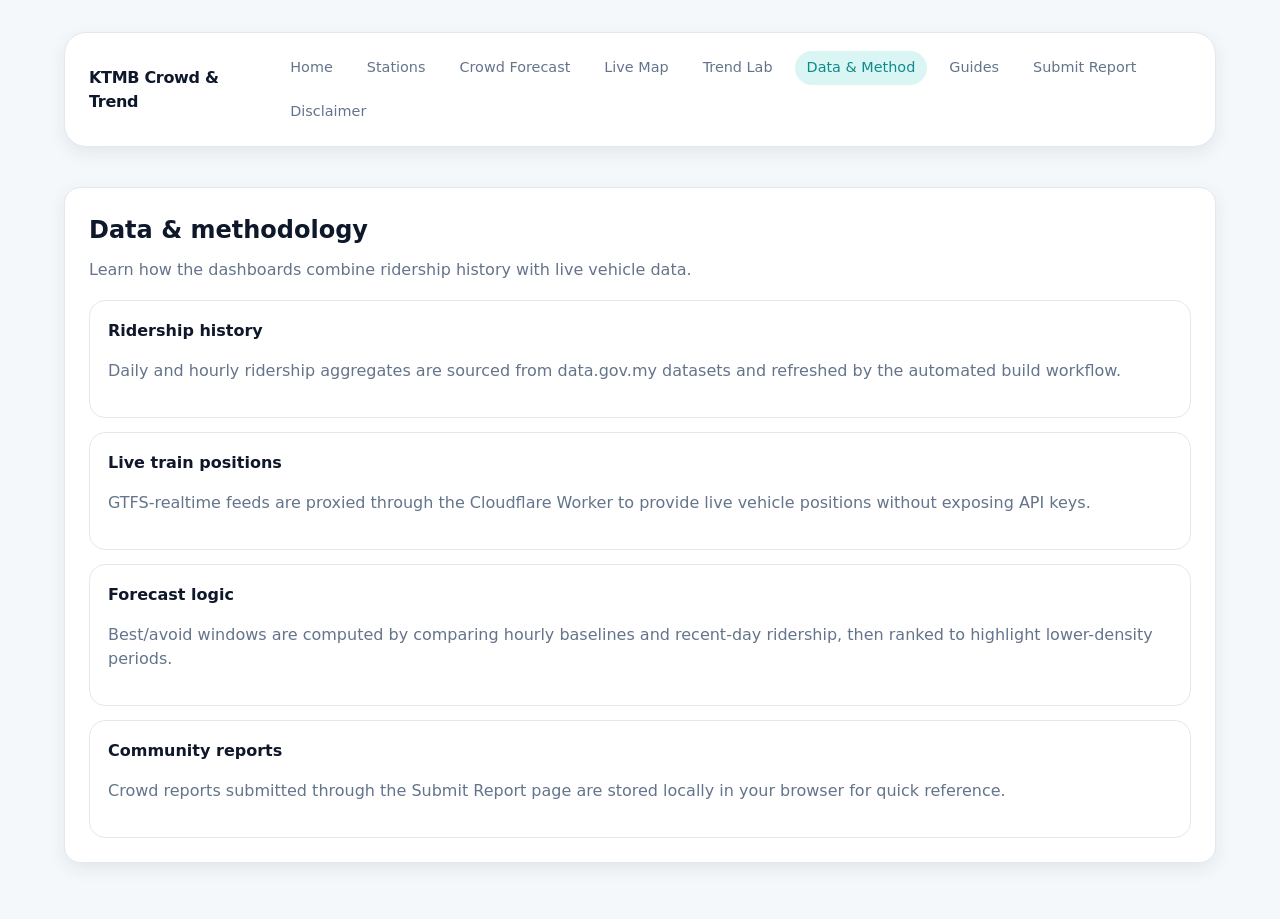
<file: docs/data.html>
<!doctype html>
<html>
<head>
  <meta charset="utf-8" />
  <meta name="viewport" content="width=device-width,initial-scale=1" />
  <title>KTM Komuter – Data & Method</title>
  <link rel="stylesheet" href="./style.css" />
</head>
<body>
  <div class="page">
    <nav class="nav">
      <a class="nav-brand" href="./index.html">KTMB Crowd &amp; Trend</a>
      <div class="nav-links">
        <a href="./index.html">Home</a>
        <a href="./stations.html">Stations</a>
        <a href="./reco.html">Crowd Forecast</a>
        <a href="./live-map.html">Live Map</a>
        <a href="./trend.html">Trend Lab</a>
        <a class="active" href="./data.html">Data &amp; Method</a>
        <a href="./guides.html">Guides</a>
        <a href="./submit.html">Submit Report</a>
        <a href="./disclaimer.html">Disclaimer</a>
      </div>
    </nav>

    <section class="section">
      <div class="panel card">
        <h2 style="margin:0;">Data &amp; methodology</h2>
        <p class="muted" style="margin: var(--space-2) 0 var(--space-4);">Learn how the dashboards combine ridership history with live vehicle data.</p>
        <div class="grid" style="gap: var(--space-3);">
          <div class="box">
            <div class="title">Ridership history</div>
            <p class="muted">Daily and hourly ridership aggregates are sourced from data.gov.my datasets and refreshed by the automated build workflow.</p>
          </div>
          <div class="box">
            <div class="title">Live train positions</div>
            <p class="muted">GTFS-realtime feeds are proxied through the Cloudflare Worker to provide live vehicle positions without exposing API keys.</p>
          </div>
          <div class="box">
            <div class="title">Forecast logic</div>
            <p class="muted">Best/avoid windows are computed by comparing hourly baselines and recent-day ridership, then ranked to highlight lower-density periods.</p>
          </div>
          <div class="box">
            <div class="title">Community reports</div>
            <p class="muted">Crowd reports submitted through the Submit Report page are stored locally in your browser for quick reference.</p>
          </div>
        </div>
      </div>
    </section>
  </div>
</body>
</html>
</file>
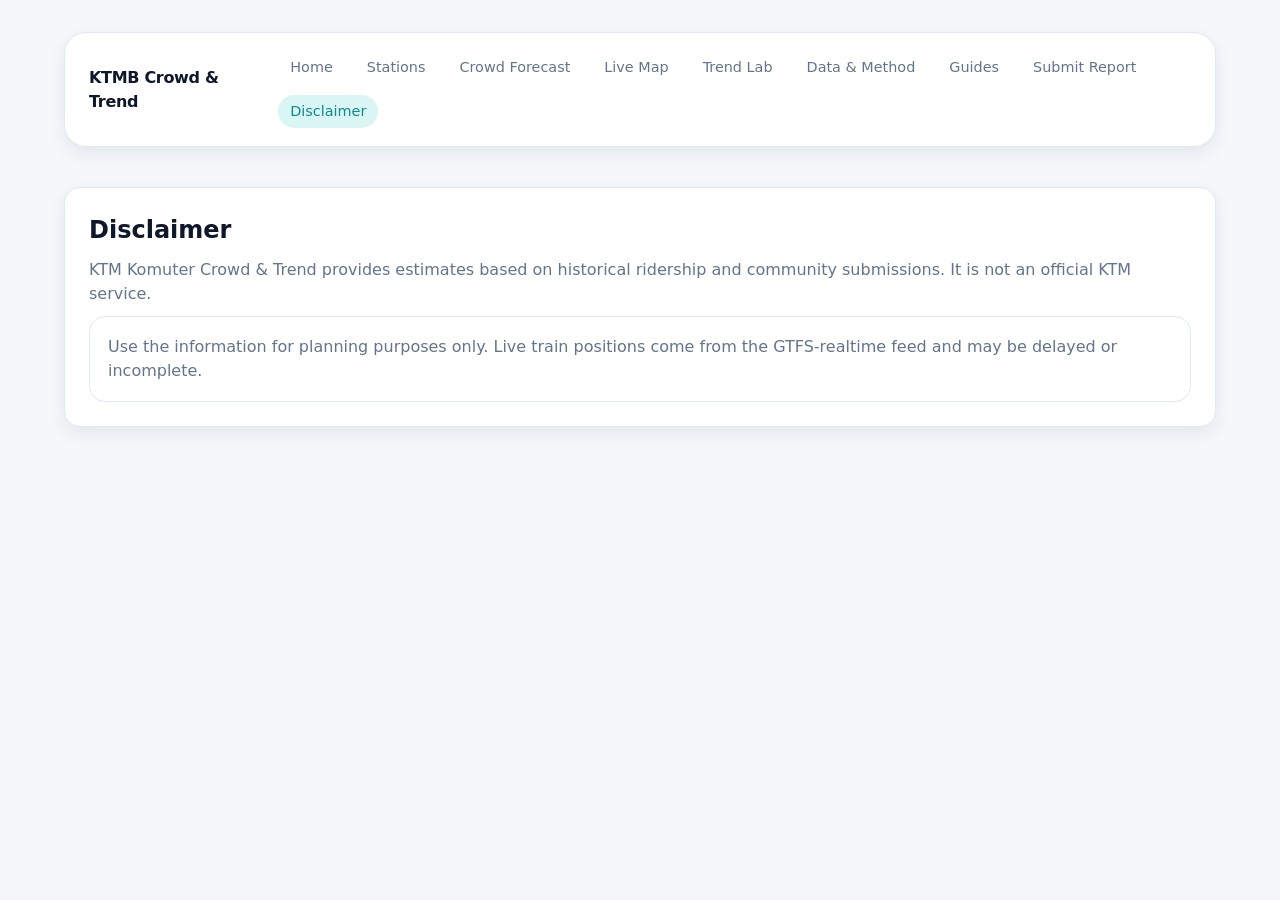
<file: docs/disclaimer.html>
<!doctype html>
<html>
<head>
  <meta charset="utf-8" />
  <meta name="viewport" content="width=device-width,initial-scale=1" />
  <title>KTM Komuter – Disclaimer</title>
  <link rel="stylesheet" href="./style.css" />
</head>
<body>
  <div class="page">
    <nav class="nav">
      <a class="nav-brand" href="./index.html">KTMB Crowd &amp; Trend</a>
      <div class="nav-links">
        <a href="./index.html">Home</a>
        <a href="./stations.html">Stations</a>
        <a href="./reco.html">Crowd Forecast</a>
        <a href="./live-map.html">Live Map</a>
        <a href="./trend.html">Trend Lab</a>
        <a href="./data.html">Data &amp; Method</a>
        <a href="./guides.html">Guides</a>
        <a href="./submit.html">Submit Report</a>
        <a class="active" href="./disclaimer.html">Disclaimer</a>
      </div>
    </nav>

    <section class="section">
      <div class="panel card">
        <h2 style="margin:0;">Disclaimer</h2>
        <p class="muted" style="margin: var(--space-2) 0;">KTM Komuter Crowd &amp; Trend provides estimates based on historical ridership and community submissions. It is not an official KTM service.</p>
        <div class="box">
          <p class="muted" style="margin:0;">Use the information for planning purposes only. Live train positions come from the GTFS-realtime feed and may be delayed or incomplete.</p>
        </div>
      </div>
    </section>
  </div>
</body>
</html>
</file>
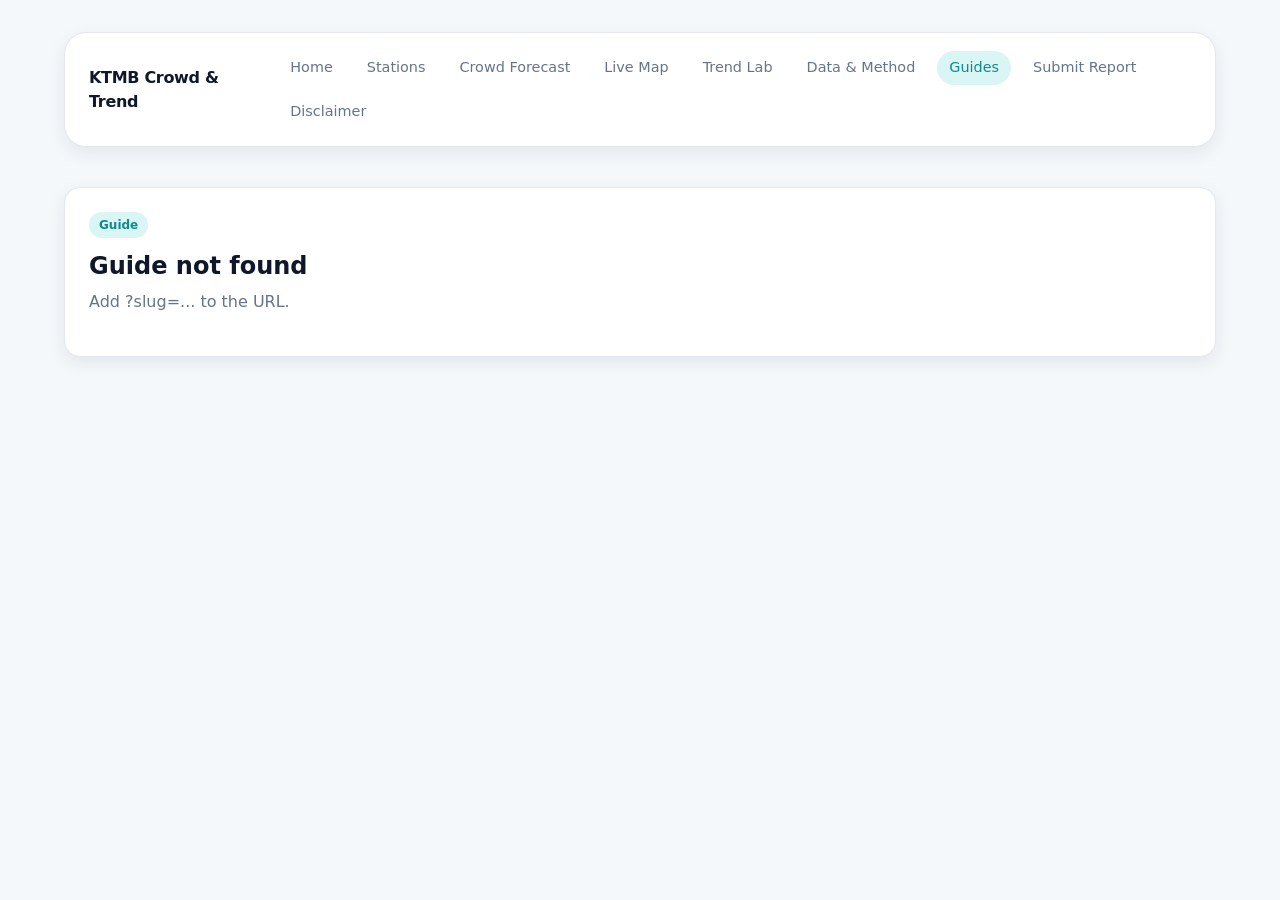
<file: docs/guide.html>
<!doctype html>
<html>
<head>
  <meta charset="utf-8" />
  <meta name="viewport" content="width=device-width,initial-scale=1" />
  <title>KTM Komuter – Guide</title>
  <link rel="stylesheet" href="./style.css" />
</head>
<body>
  <div class="page">
    <nav class="nav">
      <a class="nav-brand" href="./index.html">KTMB Crowd &amp; Trend</a>
      <div class="nav-links">
        <a href="./index.html">Home</a>
        <a href="./stations.html">Stations</a>
        <a href="./reco.html">Crowd Forecast</a>
        <a href="./live-map.html">Live Map</a>
        <a href="./trend.html">Trend Lab</a>
        <a href="./data.html">Data &amp; Method</a>
        <a class="active" href="./guides.html">Guides</a>
        <a href="./submit.html">Submit Report</a>
        <a href="./disclaimer.html">Disclaimer</a>
      </div>
    </nav>

    <section class="section">
      <div class="panel card">
        <span class="badge">Guide</span>
        <h2 id="guideTitle" style="margin: var(--space-2) 0 0;">Loading…</h2>
        <p id="guideMeta" class="muted" style="margin: var(--space-1) 0 var(--space-4);"></p>
        <div id="guideContent" class="grid" style="gap: var(--space-3);"></div>
      </div>
    </section>
  </div>

  <script src="./ui.js"></script>
</body>
</html>
</file>
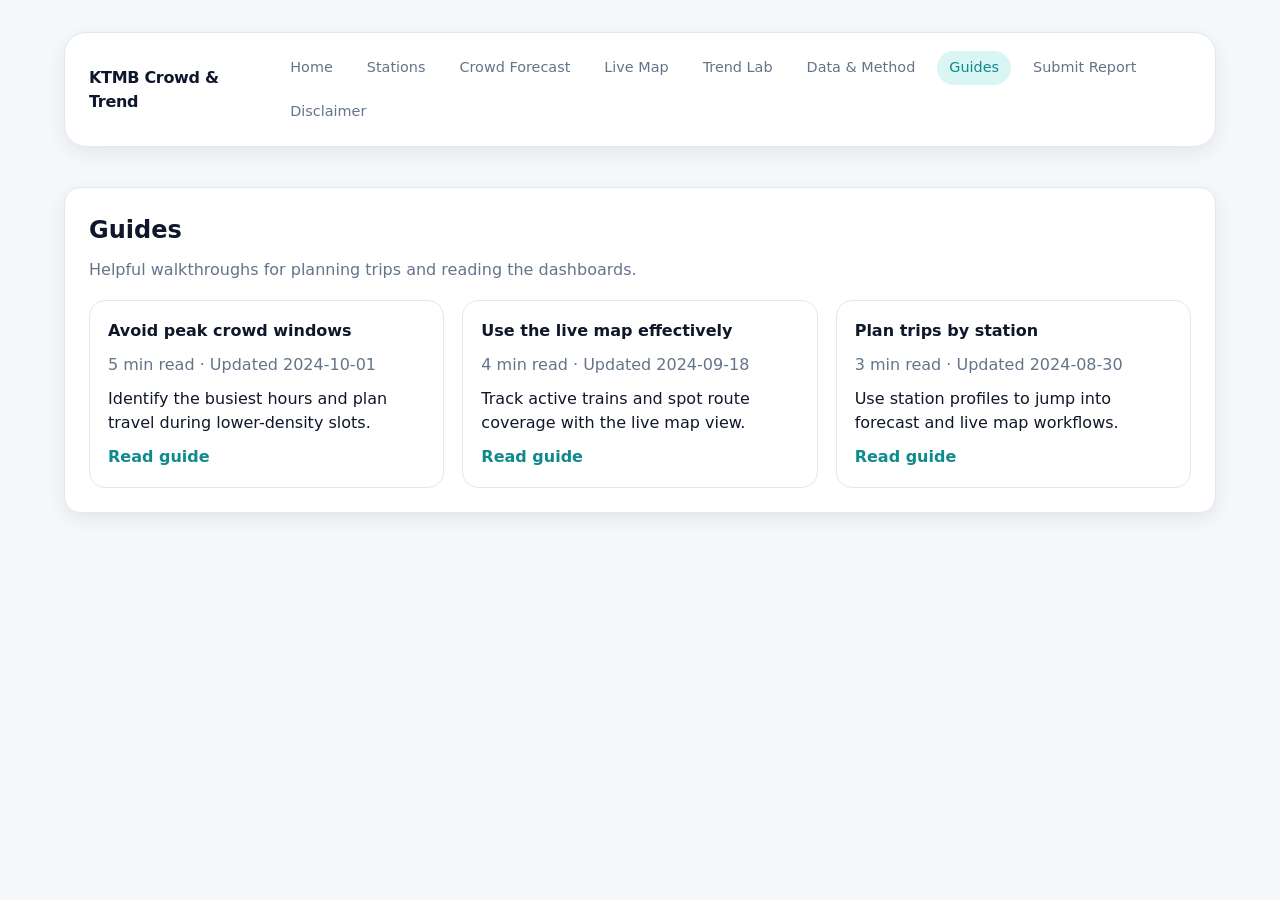
<file: docs/guides.html>
<!doctype html>
<html>
<head>
  <meta charset="utf-8" />
  <meta name="viewport" content="width=device-width,initial-scale=1" />
  <title>KTM Komuter – Guides</title>
  <link rel="stylesheet" href="./style.css" />
</head>
<body>
  <div class="page">
    <nav class="nav">
      <a class="nav-brand" href="./index.html">KTMB Crowd &amp; Trend</a>
      <div class="nav-links">
        <a href="./index.html">Home</a>
        <a href="./stations.html">Stations</a>
        <a href="./reco.html">Crowd Forecast</a>
        <a href="./live-map.html">Live Map</a>
        <a href="./trend.html">Trend Lab</a>
        <a href="./data.html">Data &amp; Method</a>
        <a class="active" href="./guides.html">Guides</a>
        <a href="./submit.html">Submit Report</a>
        <a href="./disclaimer.html">Disclaimer</a>
      </div>
    </nav>

    <section class="section">
      <div class="panel card">
        <h2 style="margin:0;">Guides</h2>
        <p class="muted" style="margin: var(--space-2) 0 var(--space-4);">Helpful walkthroughs for planning trips and reading the dashboards.</p>
        <div id="guidesList" class="list-grid"></div>
      </div>
    </section>
  </div>

  <script src="./ui.js"></script>
</body>
</html>
</file>
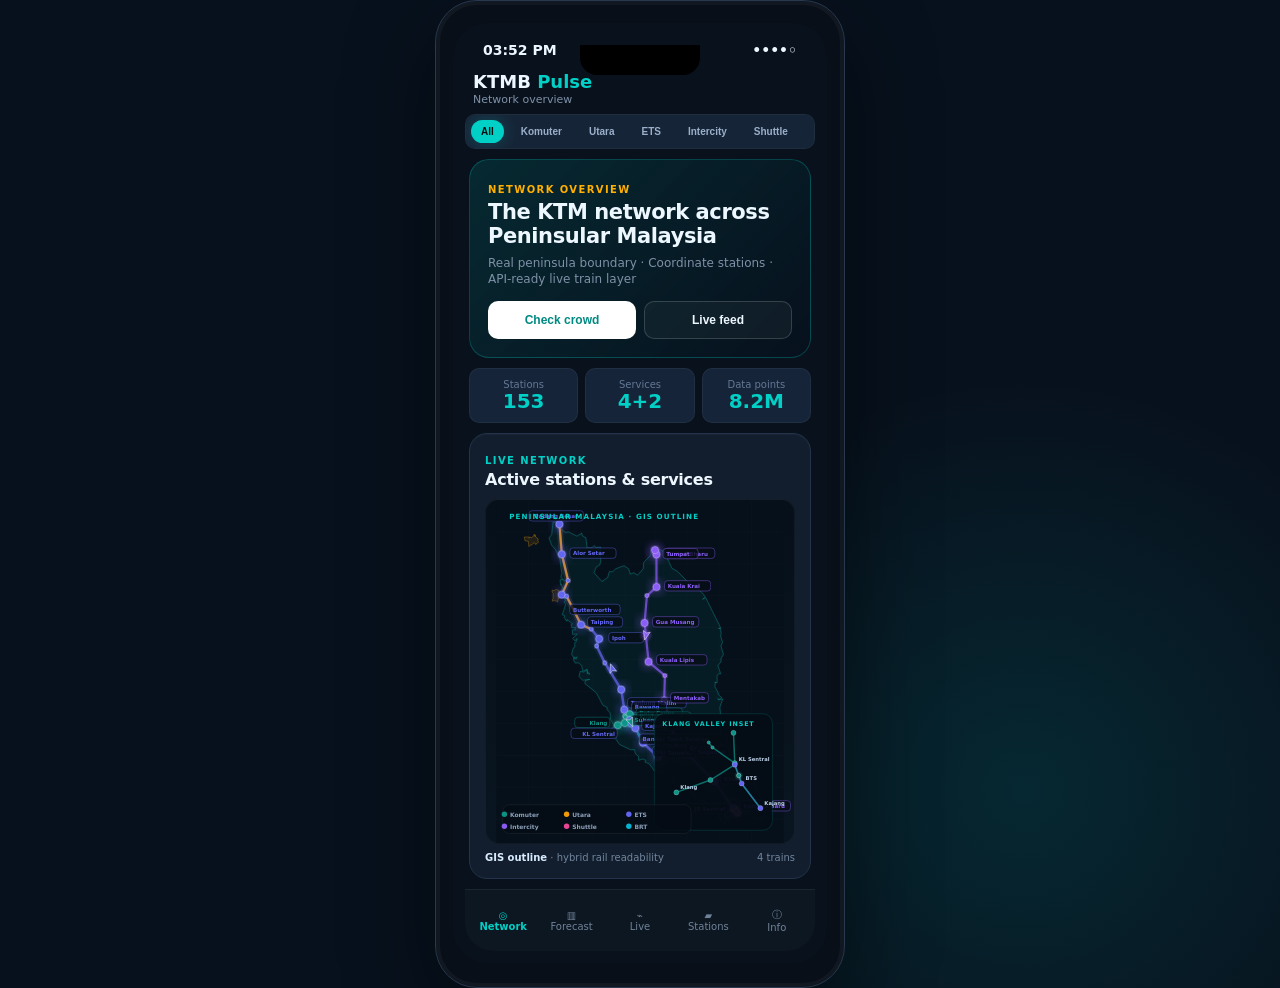
<file: docs/ktmb-pulse-map-v2.html>
<!doctype html>
<html lang="en">
<head>
<meta charset="utf-8" />
<meta name="viewport" content="width=device-width, initial-scale=1" />
<title>KTMB Pulse — Real Peninsula Hybrid Live Map</title>
<style>
:root{
  --bg:#07111d;
  --card:#111d2b;
  --card2:#0b1522;
  --text:#edf7ff;
  --text2:#7f91a8;
  --line:#1e3045;
  --radius-s:14px;
  --cyan:#00d0c6;
}
*{box-sizing:border-box}
body{
  margin:0;
  min-height:100vh;
  display:grid;
  place-items:center;
  background:radial-gradient(circle at 80% 80%, rgba(0,208,198,.12), transparent 32%), #07111d;
  color:var(--text);
  font-family:Inter, ui-sans-serif, system-ui, -apple-system, BlinkMacSystemFont, "Segoe UI", sans-serif;
}
.phone{
  width:min(410px,100vw);
  min-height:820px;
  background:#080f18;
  border:1px solid #27384f;
  border-radius:42px;
  padding:22px 17px 24px;
  box-shadow:0 28px 90px rgba(0,0,0,.45), inset 0 0 0 4px rgba(255,255,255,.04);
}
.status{height:30px;display:flex;align-items:center;justify-content:space-between;padding:0 18px;font-weight:800;font-size:14px}
.notch{position:absolute;left:50%;transform:translateX(-50%);width:120px;height:30px;background:#000;border-radius:0 0 17px 17px;top:22px}
.screen{position:relative;overflow:hidden;border-radius:34px;background:#08111c;min-height:774px;padding:12px}
.brand{padding:8px 8px 4px}
.brand h1{font-size:18px;margin:0;line-height:1}.brand h1 span{color:var(--cyan)}
.brand p{font-size:11px;margin:2px 0 0;color:var(--text2)}
.service-tabs{display:flex;gap:7px;background:#162437;border:1px solid rgba(255,255,255,.04);border-radius:10px;padding:5px;margin:4px 0 10px;overflow:auto;scrollbar-width:none}
.service-tabs button{border:0;border-radius:999px;padding:6px 10px;color:#9ab0ca;background:transparent;font-size:10px;font-weight:700;white-space:nowrap;cursor:pointer}
.service-tabs button.active{background:var(--cyan);color:#021010;box-shadow:0 0 18px rgba(0,208,198,.25)}
.hero{border:1px solid rgba(0,208,198,.25);background:linear-gradient(135deg, rgba(0,208,198,.13), rgba(7,17,29,.95));border-radius:20px;padding:18px;margin:0 4px 10px}
.hero .kicker,.card .kicker{letter-spacing:.14em;text-transform:uppercase;font-size:10px;font-weight:900;color:#ffb000}
.hero h2{margin:4px 0 6px;font-size:21px;line-height:1.14;letter-spacing:-.02em}.hero p{margin:0;color:var(--text2);font-size:12px;line-height:1.35}
.actions{display:grid;grid-template-columns:1fr 1fr;gap:8px;margin-top:14px}.actions button{height:38px;border-radius:10px;border:1px solid rgba(255,255,255,.16);font-size:12px;font-weight:850;background:rgba(255,255,255,.04);color:var(--text)}.actions button:first-child{background:#fff;color:#008a82;border:0}
.stats{display:grid;grid-template-columns:repeat(3,1fr);gap:7px;margin:0 4px 10px}.stat{background:#152438;border:1px solid rgba(255,255,255,.05);border-radius:10px;padding:10px 6px;text-align:center}.stat span{display:block;color:#647894;font-size:10px}.stat strong{display:block;font-size:20px;color:var(--cyan);line-height:1.1}
.card{background:#121e2d;border:1px solid #22334b;border-radius:18px;padding:15px;margin:0 4px 10px;box-shadow:inset 0 1px 0 rgba(255,255,255,.03)}
.card h3{font-size:16px;margin:2px 0 10px;letter-spacing:-.015em}
.network-map{width:100%;height:345px;border-radius:14px;background:linear-gradient(180deg,#06101a,#091520);position:relative;overflow:hidden;border:1px solid rgba(255,255,255,.04)}
.network-map svg{display:block;width:100%;height:100%}
.map-note{display:flex;justify-content:space-between;align-items:center;color:#71859e;font-size:10px;margin-top:8px}.map-note b{color:#d9ecff}
.bottom-nav{height:62px;background:#0d1722;border-top:1px solid rgba(255,255,255,.06);border-radius:0 0 28px 28px;display:grid;grid-template-columns:repeat(5,1fr);align-items:center;padding:3px 4px;margin-top:10px}.bottom-nav div{text-align:center;color:#708299;font-size:10px}.bottom-nav div.active{color:var(--cyan);font-weight:800}.bottom-nav svg{display:block;margin:0 auto 3px;opacity:.88}
@media(max-width:420px){.phone{border-radius:0;min-height:100vh;width:100vw;padding:0}.screen{border-radius:0;min-height:100vh}.notch{display:none}.network-map{height:330px}}
</style>
</head>
<body>
<div class="phone">
  <div class="screen">
    <div class="notch"></div>
    <div class="status"><span>03:52 PM</span><span>••••◦</span></div>

    <div class="brand">
      <h1>KTMB <span>Pulse</span></h1>
      <p>Network overview</p>
    </div>

    <div class="service-tabs" id="serviceTabs"></div>

    <section class="hero">
      <span class="kicker">Network Overview</span>
      <h2>The KTM network across Peninsular Malaysia</h2>
      <p>Real peninsula boundary · Coordinate stations · API-ready live train layer</p>
      <div class="actions"><button>Check crowd</button><button>Live feed</button></div>
    </section>

    <div class="stats">
      <div class="stat"><span>Stations</span><strong>153</strong></div>
      <div class="stat"><span>Services</span><strong>4+2</strong></div>
      <div class="stat"><span>Data points</span><strong>8.2M</strong></div>
    </div>

    <section class="card">
      <span class="kicker" style="color:#00d0c6">Live Network</span>
      <h3>Active stations & services</h3>
      <div class="network-map" id="nmap"></div>
      <div class="map-note"><span><b>GIS outline</b> · hybrid rail readability</span><span id="trainCount">0 trains</span></div>
    </section>

    <div class="bottom-nav">
      <div class="active">◎<br>Network</div><div>▥<br>Forecast</div><div>⌁<br>Live</div><div>▰<br>Stations</div><div>ⓘ<br>Info</div>
    </div>
  </div>
</div>

<script>
/* KTMB PULSE — REAL PENINSULA HYBRID MAP V2
   - Peninsula boundary is generated from real coastline/border vector geometry.
   - Rail paths are drawn from ordered route sequences.
   - Live trains can use actual lat/lon OR from/to/progress interpolation.
   - Klang Valley inset keeps dense commuter stations readable on mobile.
*/

var AF = 'all';

var CC = {
  all: '#00D0C6',
  komuter: '#0D9488',
  utara: '#F59E0B',
  ets: '#6366F1',
  intercity: '#8B5CF6',
  shuttle: '#EC4899',
  brt: '#06B6D4'
};

var SERVICE_LABELS = [
  ['all','All'], ['komuter','Komuter'], ['utara','Utara'], ['ets','ETS'],
  ['intercity','Intercity'], ['shuttle','Shuttle'], ['brt','BRT']
];

/* Approximate station coordinates. Good enough for a mobile hybrid UX layer.
   For production, replace coordinates with one verified source of truth. */
var STATIONS = [
  {n:'Padang Besar',lat:6.6616,lon:100.3217,H:true,v:['ets','utara']},
  {n:'Alor Setar',lat:6.1210,lon:100.3679,H:true,v:['ets','utara']},
  {n:'Sungai Petani',lat:5.6470,lon:100.4890,v:['ets','utara']},
  {n:'Butterworth',lat:5.3940,lon:100.3660,H:true,v:['ets','utara']},
  {n:'Bukit Mertajam',lat:5.3650,lon:100.4610,v:['ets','utara']},
  {n:'Taiping',lat:4.8519,lon:100.7416,H:true,v:['ets','utara']},
  {n:'Kuala Kangsar',lat:4.7747,lon:100.9348,v:['ets','utara']},
  {n:'Ipoh',lat:4.5975,lon:101.0901,H:true,v:['ets','utara']},
  {n:'Batu Gajah',lat:4.4695,lon:101.0411,v:['ets']},
  {n:'Tapah Road',lat:4.1654,lon:101.1995,v:['ets']},
  {n:'Tanjung Malim',lat:3.6840,lon:101.5180,H:true,v:['ets','komuter']},
  {n:'Rawang',lat:3.3213,lon:101.5754,H:true,v:['ets','komuter']},
  {n:'Sungai Buloh',lat:3.2063,lon:101.5809,v:['komuter']},
  {n:'Batu Caves',lat:3.2379,lon:101.6817,H:true,v:['komuter']},
  {n:'Kepong Sentral',lat:3.1900,lon:101.5965,v:['komuter']},
  {n:'Kuala Lumpur',lat:3.1390,lon:101.6869,H:true,v:['komuter']},
  {n:'KL Sentral',lat:3.1340,lon:101.6869,H:true,v:['ets','komuter']},
  {n:'Subang Jaya',lat:3.0840,lon:101.5880,H:true,v:['komuter']},
  {n:'Klang',lat:3.0434,lon:101.4496,H:true,v:['komuter']},
  {n:'Bandar Tasik Selatan',lat:3.0725,lon:101.7147,H:true,v:['ets','komuter']},
  {n:'Kajang',lat:2.9920,lon:101.7909,H:true,v:['ets','komuter']},
  {n:'Seremban',lat:2.7258,lon:101.9381,H:true,v:['ets','komuter']},
  {n:'Tampin',lat:2.4703,lon:102.2308,H:true,v:['ets','intercity']},
  {n:'Gemas',lat:2.5838,lon:102.6190,H:true,v:['ets','intercity']},
  {n:'Segamat',lat:2.5140,lon:102.8158,H:true,v:['intercity']},
  {n:'Kluang',lat:2.0305,lon:103.3179,H:true,v:['intercity']},
  {n:'Kempas Baru',lat:1.5410,lon:103.6927,H:true,v:['intercity','shuttle']},
  {n:'JB Sentral',lat:1.4621,lon:103.7644,H:true,v:['intercity','shuttle']},
  {n:'Mentakab',lat:3.4856,lon:102.3483,H:true,v:['intercity']},
  {n:'Jerantut',lat:3.9360,lon:102.3620,v:['intercity']},
  {n:'Kuala Lipis',lat:4.1843,lon:102.0468,H:true,v:['intercity']},
  {n:'Gua Musang',lat:4.8840,lon:101.9680,H:true,v:['intercity']},
  {n:'Dabong',lat:5.3770,lon:102.0150,v:['intercity']},
  {n:'Kuala Krai',lat:5.5314,lon:102.1997,H:true,v:['intercity']},
  {n:'Wakaf Bharu',lat:6.1190,lon:102.1980,H:true,v:['intercity']},
  {n:'Tumpat',lat:6.1970,lon:102.1710,H:true,v:['intercity']}
];

var stationByName = {};
STATIONS.forEach(function(s){ stationByName[s.n] = s; });

var ROUTES = [
  {id:'west-coast', name:'West Coast ETS', services:['ets'], color:'ets', width:3.2, seq:['Padang Besar','Alor Setar','Sungai Petani','Butterworth','Bukit Mertajam','Taiping','Kuala Kangsar','Ipoh','Batu Gajah','Tapah Road','Tanjung Malim','Rawang','KL Sentral','Bandar Tasik Selatan','Kajang','Seremban','Tampin','Gemas']},
  {id:'northern-komuter', name:'Northern Komuter', services:['utara'], color:'utara', width:2.6, seq:['Padang Besar','Alor Setar','Sungai Petani','Butterworth','Bukit Mertajam','Taiping','Kuala Kangsar']},
  {id:'kv-port', name:'Klang Valley Port Klang', services:['komuter'], color:'komuter', width:2.4, seq:['Klang','Subang Jaya','KL Sentral','Kuala Lumpur']},
  {id:'kv-seremban', name:'Klang Valley Seremban', services:['komuter'], color:'komuter', width:2.4, seq:['Rawang','Sungai Buloh','Kepong Sentral','Kuala Lumpur','KL Sentral','Bandar Tasik Selatan','Kajang','Seremban']},
  {id:'kv-batu-caves', name:'Batu Caves Branch', services:['komuter'], color:'komuter', width:2.2, seq:['Batu Caves','Kuala Lumpur','KL Sentral']},
  {id:'south-intercity', name:'Southern Intercity', services:['intercity','shuttle'], color:'intercity', width:2.8, seq:['Gemas','Segamat','Kluang','Kempas Baru','JB Sentral']},
  {id:'east-coast', name:'East Coast Intercity', services:['intercity'], color:'intercity', width:2.8, seq:['Gemas','Mentakab','Jerantut','Kuala Lipis','Gua Musang','Dabong','Kuala Krai','Wakaf Bharu','Tumpat']}
];

/* Route paths are station-sequenced hybrid lines. For survey-grade railway geometry, replace ROUTES with GTFS shapes / rail GIS polylines.

   Replace this with your API data. Supports either:
   1) {lat,lon} direct live position, or
   2) {routeId,from,to,progress} segment interpolation. */
var LIVE_TRAINS = [
  {id:'EG9321',type:'ets',routeId:'west-coast',from:'Tanjung Malim',to:'Ipoh',progress:.42,speed:126,bearing:342},
  {id:'KC2107',type:'komuter',routeId:'kv-seremban',from:'KL Sentral',to:'Bandar Tasik Selatan',progress:.58,speed:52,bearing:156},
  {id:'IC56',type:'intercity',routeId:'east-coast',from:'Gua Musang',to:'Kuala Lipis',progress:.32,speed:68,bearing:194},
  {id:'SH19',type:'shuttle',routeId:'south-intercity',from:'Kempas Baru',to:'JB Sentral',progress:.72,speed:47,bearing:145}
];

window.setKTMBTrains = function(list){
  LIVE_TRAINS = Array.isArray(list) ? list : [];
  drawMap();
};

var VIEW = {w:360,h:430,pad:18,lonMin:99.38,lonMax:104.38,latMin:1.18,latMax:6.84};
function project(lat, lon){
  var x = VIEW.pad + ((lon - VIEW.lonMin) / (VIEW.lonMax - VIEW.lonMin)) * (VIEW.w - VIEW.pad*2);
  var y = VIEW.pad + ((VIEW.latMax - lat) / (VIEW.latMax - VIEW.latMin)) * (VIEW.h - VIEW.pad*2);
  return {x:x,y:y};
}

/* V2 outline source: local GIS coastline + Malaysia-Thailand country border crop.
   This is not a hand-drawn blob. It is simplified for mobile, then styled in SVG.
   Coordinates are lon/lat. Islands included: Langkawi + Penang. */
var PENINSULA_MAIN = [[102.0956,6.2347],[102.2484,6.1678],[102.2362,6.2049],[102.2558,6.207],[102.35,6.1645],[102.4971,5.8692],[102.6,5.8162],[102.8558,5.5779],[102.9592,5.5412],[103.1087,5.4024],[103.1421,5.3492],[103.09,5.3104],[103.1513,5.34],[103.4429,4.79],[103.3996,4.7858],[103.4304,4.7875],[103.4521,4.6924],[103.4371,4.6583],[103.4779,4.5333],[103.4463,4.4716],[103.4937,4.3158],[103.4487,4.2458],[103.4463,4.1842],[103.3879,4.1167],[103.4404,3.9692],[103.3983,3.9712],[103.3696,3.9283],[103.3746,3.8092],[103.335,3.8162],[103.3238,3.805],[103.3421,3.8125],[103.3279,3.7391],[103.4004,3.6149],[103.3846,3.6058],[103.4638,3.5375],[103.4133,3.5071],[103.3867,3.5229],[103.3954,3.5],[103.4796,3.515],[103.4246,3.3642],[103.4504,3.1308],[103.4296,2.9574],[103.4804,2.8316],[103.4579,2.825],[103.4938,2.8209],[103.52,2.7679],[103.6304,2.6833],[103.6183,2.6646],[103.6641,2.6746],[103.7384,2.6396],[103.76,2.6596],[103.767,2.6225],[103.827,2.5925],[103.8496,2.5149],[103.8204,2.4992],[103.8346,2.4599],[103.9646,2.32],[103.9854,2.2533],[103.9612,2.2517],[103.9604,2.2158],[104.1137,1.9776],[104.1145,1.8783],[104.1629,1.8558],[104.2671,1.615],[104.2996,1.4441],[104.2766,1.3679],[104.2041,1.342],[104.0925,1.3721],[104.1216,1.4121],[104.0421,1.4691],[104.065,1.5154],[104.1212,1.5391],[104.0525,1.5254],[104.0451,1.5004],[104.0204,1.5841],[103.9766,1.6495],[103.9408,1.6629],[104.0196,1.5318],[104.0008,1.4404],[103.8966,1.4404],[103.7982,1.5045],[103.7608,1.4595],[103.7141,1.4837],[103.6025,1.3504],[103.5516,1.3595],[103.5462,1.4283],[103.515,1.4245],[103.5479,1.3391],[103.5117,1.2695],[103.4421,1.3308],[103.3449,1.5604],[102.9258,1.7637],[102.8871,1.7941],[102.9083,1.8279],[102.7716,1.8771],[102.69,1.8687],[102.5496,2.0383],[102.5642,2.0563],[102.49,2.1113],[102.1574,2.2213],[102.0608,2.3471],[101.9746,2.3792],[101.9967,2.4096],[101.9325,2.4321],[101.8525,2.4112],[101.8529,2.48],[101.7904,2.53],[101.7741,2.6021],[101.6958,2.6021],[101.4858,2.6937],[101.4112,2.795],[101.4167,2.8321],[101.4009,2.8129],[101.2913,2.8467],[101.2837,2.8808],[101.3221,2.9192],[101.2712,2.9025],[101.3621,3.0042],[101.3662,3.055],[101.3112,3.1467],[101.3021,3.2633],[101.242,3.3275],[101.2467,3.3621],[101.1621,3.4025],[101.0346,3.6275],[100.8121,3.7942],[100.8242,3.8504],[100.9075,3.8671],[100.7708,3.8521],[100.7012,3.92],[100.7208,4.0121],[100.7966,3.9996],[100.8525,4.0429],[100.8596,3.9741],[100.9088,3.9625],[100.8875,3.9904],[100.8662,3.975],[100.8583,4.0488],[100.7717,4.0137],[100.7538,4.1099],[100.6949,4.1646],[100.6275,4.1629],[100.6038,4.1958],[100.5921,4.2491],[100.6467,4.2387],[100.6621,4.2725],[100.6209,4.2504],[100.6083,4.2762],[100.6042,4.2562],[100.5579,4.315],[100.5854,4.4291],[100.6171,4.4508],[100.6179,4.53],[100.6479,4.5491],[100.6629,4.6042],[100.6217,4.5596],[100.5796,4.6066],[100.6637,4.6841],[100.5737,4.68],[100.5746,4.7567],[100.635,4.7629],[100.617,4.78],[100.6421,4.8016],[100.5633,4.7987],[100.5488,4.8525],[100.5762,4.8675],[100.47,4.9446],[100.4733,4.9204],[100.4525,4.9246],[100.4129,4.9841],[100.4279,5.0116],[100.3746,5.0316],[100.442,5.2183],[100.4087,5.2675],[100.4371,5.2858],[100.3671,5.4],[100.3779,5.5267],[100.3412,5.5767],[100.3645,5.5792],[100.342,5.5841],[100.3345,5.6608],[100.3758,5.6754],[100.4058,5.6379],[100.4204,5.6467],[100.3479,5.705],[100.3695,5.7775],[100.3254,6.0458],[100.2428,6.2099],[100.1703,6.2849],[100.1202,6.4157],[100.1714,6.4767],[100.1958,6.7025],[100.3028,6.6989],[100.3369,6.5828],[100.4369,6.5156],[100.4989,6.5231],[100.6608,6.4475],[100.7542,6.5019],[100.7656,6.4519],[100.8336,6.4194],[100.8575,6.2344],[100.9514,6.2397],[100.9897,6.2775],[101.0333,6.2439],[101.1156,6.2489],[101.1217,6.1872],[101.0756,6.1506],[101.12,6.0983],[101.1194,5.9844],[101.1011,5.9269],[101.0358,5.8961],[100.99,5.7881],[101.1458,5.6311],[101.2561,5.7058],[101.2856,5.8078],[101.3514,5.8083],[101.4106,5.86],[101.57,5.9167],[101.6589,5.8606],[101.6917,5.7636],[101.7625,5.7889],[101.8339,5.7433],[101.9439,5.8619],[101.9511,5.9736],[102.0917,6.1106]];
var PENINSULA_ISLANDS = [[[99.6541,6.3629],[99.6404,6.4316],[99.7342,6.4337],[99.735,6.4087],[99.7491,6.4313],[99.7899,6.4196],[99.8166,6.4554],[99.8529,6.4467],[99.8492,6.4613],[99.8237,6.4666],[99.8325,6.4812],[99.8629,6.4625],[99.8575,6.4345],[99.8967,6.4137],[99.9016,6.3921],[99.912,6.3966],[99.9029,6.3667],[99.9187,6.3367],[99.8666,6.3087],[99.8667,6.2921],[99.8458,6.3262],[99.8125,6.3212],[99.7892,6.2896],[99.7592,6.2846],[99.7299,6.2588],[99.7196,6.355]],[[100.1787,5.475],[100.2175,5.4654],[100.2575,5.4879],[100.2758,5.4837],[100.3116,5.4696],[100.3137,5.4442],[100.3471,5.4275],[100.3221,5.3975],[100.2866,5.2629],[100.23,5.2921],[100.1845,5.275],[100.1871,5.3108],[100.1996,5.3142],[100.1995,5.4225],[100.1812,5.4375]]];

function pathFromLonLat(points){
  return points.map(function(ll,i){ var p = project(ll[1], ll[0]); return (i?'L':'M') + p.x.toFixed(1)+','+p.y.toFixed(1); }).join(' ') + ' Z';
}

function drawPeninsula(){
  var out = '';
  var main = pathFromLonLat(PENINSULA_MAIN);
  out += '<path d="'+main+'" fill="rgba(0,208,198,.060)" stroke="rgba(0,208,198,.30)" stroke-width="1.15"/>';
  out += '<path d="'+main+'" fill="none" stroke="rgba(255,255,255,.07)" stroke-width="3.2" opacity=".18"/>';
  PENINSULA_ISLANDS.forEach(function(poly){
    var p = pathFromLonLat(poly);
    out += '<path d="'+p+'" fill="rgba(245,158,11,.105)" stroke="rgba(245,158,11,.42)" stroke-width=".85"/>';
  });
  return out;
}

function routePoints(route){
  return route.seq.map(function(name){ var s = stationByName[name]; return project(s.lat, s.lon); });
}

function polyPath(points){
  return points.map(function(p,i){ return (i?'L':'M') + p.x.toFixed(1)+','+p.y.toFixed(1); }).join(' ');
}

function visibleRoute(route){
  return AF === 'all' || route.services.indexOf(AF) !== -1;
}
function visibleStation(station){
  return AF === 'all' || station.v.indexOf(AF) !== -1;
}
function routeById(id){
  for(var i=0;i<ROUTES.length;i++) if(ROUTES[i].id === id) return ROUTES[i];
  return null;
}
function trainVisible(t){
  return AF === 'all' || t.type === AF || (AF === 'intercity' && t.type === 'shuttle');
}
function trainPoint(t){
  if(typeof t.lat === 'number' && typeof t.lon === 'number') return project(t.lat, t.lon);
  var a = stationByName[t.from], b = stationByName[t.to];
  if(!a || !b) return null;
  var pa = project(a.lat,a.lon), pb = project(b.lat,b.lon), pr = Math.max(0, Math.min(1, t.progress || 0));
  return {x:pa.x + (pb.x-pa.x)*pr, y:pa.y + (pb.y-pa.y)*pr};
}
function escapeXml(s){return String(s).replace(/[&<>"']/g,function(c){return {'&':'&amp;','<':'&lt;','>':'&gt;','"':'&quot;',"'":'&apos;'}[c];});}

var LABELS = {
  'Padang Besar':[-4,-17,'middle'], 'Alor Setar':[10,-8,'start'], 'Butterworth':[10,12,'start'],
  'Ipoh':[12,-8,'start'], 'Tanjung Malim':[8,10,'start'], 'Rawang':[9,-10,'start'],
  'KL Sentral':[-16,10,'end'], 'Bandar Tasik Selatan':[10,13,'start'], 'Seremban':[12,4,'start'],
  'Tampin':[8,-12,'start'], 'Gemas':[10,-10,'start'], 'JB Sentral':[-12,-12,'end'],
  'Kuala Lipis':[10,-9,'start'], 'Gua Musang':[10,-8,'start'], 'Kuala Krai':[10,-8,'start'],
  'Wakaf Bharu':[10,-8,'start'], 'Tumpat':[10,-2,'start'], 'Klang':[-10,-10,'end'], 'Batu Caves':[8,-8,'start']
};

function labelSvg(s){
  if(!s.H) return '';
  var p = project(s.lat,s.lon), cfg = LABELS[s.n] || [8,-10,'start'];
  var txt = escapeXml(s.n), tw = Math.max(38, txt.length * 5.2), h = 13;
  var x = p.x + cfg[0], y = p.y + cfg[1], anchor = cfg[2];
  var rx = anchor === 'end' ? x - tw - 6 : anchor === 'middle' ? x - tw/2 - 3 : x;
  var tx = anchor === 'end' ? rx + tw + 3 : anchor === 'middle' ? rx + tw/2 + 3 : rx + 4;
  var color = CC[s.v[0]] || '#fff';
  return '<rect x="'+rx.toFixed(1)+'" y="'+y.toFixed(1)+'" width="'+(tw+6).toFixed(1)+'" height="'+h+'" rx="4" fill="rgba(6,13,22,.86)" stroke="'+color+'" stroke-width=".55" opacity=".92"/>'+
         '<text x="'+tx.toFixed(1)+'" y="'+(y+9.4).toFixed(1)+'" text-anchor="'+anchor+'" font-size="7" font-weight="800" fill="'+color+'">'+txt+'</text>';
}

function drawLegend(){
  var keys = [['komuter','Komuter'],['utara','Utara'],['ets','ETS'],['intercity','Intercity'],['shuttle','Shuttle'],['brt','BRT']];
  var x = 10, y = 394, out = '<g opacity=".98"><rect x="8" y="382" width="236" height="36" rx="8" fill="rgba(6,13,22,.88)" stroke="rgba(255,255,255,.08)"/>';
  keys.forEach(function(k,i){
    var cx = x + (i%3)*78, cy = y + Math.floor(i/3)*15;
    out += '<circle cx="'+cx+'" cy="'+cy+'" r="3.4" fill="'+CC[k[0]]+'"/>';
    out += '<text x="'+(cx+7)+'" y="'+(cy+3)+'" font-size="7.5" fill="#8fa3bd" font-weight="700">'+k[1]+'</text>';
  });
  return out + '</g>';
}

function drawKlangInset(){
  if(!(AF === 'all' || AF === 'komuter' || AF === 'ets')) return '';
  var box = {x:198,y:268,w:148,h:146,lonMin:101.36,lonMax:101.84,latMin:2.92,latMax:3.30};
  function kp(s){
    return {x: box.x + ((s.lon-box.lonMin)/(box.lonMax-box.lonMin))*box.w,
            y: box.y + ((box.latMax-s.lat)/(box.latMax-box.latMin))*box.h};
  }
  var names = ['Klang','Subang Jaya','Sungai Buloh','Batu Caves','Kepong Sentral','Kuala Lumpur','KL Sentral','Bandar Tasik Selatan','Kajang'];
  var keep = {};
  names.forEach(function(n){keep[n]=true;});
  var out = '<g><rect x="'+box.x+'" y="'+box.y+'" width="'+box.w+'" height="'+box.h+'" rx="12" fill="rgba(5,12,21,.94)" stroke="rgba(0,208,198,.20)"/>';
  out += '<text x="'+(box.x+10)+'" y="'+(box.y+15)+'" font-size="8" font-weight="900" fill="#00D0C6" letter-spacing="1.1">KLANG VALLEY INSET</text>';

  // Filter routes that cover KV area
  ROUTES.filter(function(r){return (r.services.indexOf('komuter') !== -1 || r.services.indexOf('ets') !== -1);}).forEach(function(r){
    var pts = [];
    r.seq.forEach(function(n){ if(keep[n]) pts.push(kp(stationByName[n])); });
    if(pts.length > 1) out += '<path d="'+polyPath(pts)+'" fill="none" stroke="'+CC[r.color]+'" stroke-width="1.8" opacity=".72" stroke-linecap="round" stroke-linejoin="round"/>';
  });
  names.forEach(function(n){
    var s = stationByName[n]; if(!s) return;
    var p = kp(s), r = s.H ? 3.2 : 2.1;
    out += '<circle cx="'+p.x.toFixed(1)+'" cy="'+p.y.toFixed(1)+'" r="'+r+'" fill="'+CC[s.v[0]]+'" stroke="rgba(255,255,255,.45)" stroke-width=".5"><title>'+escapeXml(n)+'</title></circle>';
  });
  ['KL Sentral','Bandar Tasik Selatan','Kajang','Klang'].forEach(function(n){
    var s=stationByName[n], p=kp(s), shortName = n === 'Bandar Tasik Selatan' ? 'BTS' : n;
    out += '<text x="'+(p.x+5).toFixed(1)+'" y="'+(p.y-4).toFixed(1)+'" font-size="6.6" font-weight="800" fill="#bcd0e8">'+escapeXml(shortName)+'</text>';
  });

  // Trains in KV area
  LIVE_TRAINS.filter(trainVisible).forEach(function(t){
    var p = null;
    if(typeof t.lat === 'number' && typeof t.lon === 'number'){
      if(t.lon>=box.lonMin && t.lon<=box.lonMax && t.lat>=box.latMin && t.lat<=box.latMax) p = kp({lat:t.lat,lon:t.lon});
    } else if(keep[t.from] && keep[t.to]){
      var a=kp(stationByName[t.from]), b=kp(stationByName[t.to]), pr=Math.max(0,Math.min(1,t.progress||0));
      p={x:a.x+(b.x-a.x)*pr,y:a.y+(b.y-a.y)*pr};
    }
    if(p) out += '<g><circle cx="'+p.x.toFixed(1)+'" cy="'+p.y.toFixed(1)+'" r="5.2" fill="'+CC[t.type]+'" opacity=".22"/><circle cx="'+p.x.toFixed(1)+'" cy="'+p.y.toFixed(1)+'" r="2.8" fill="'+CC[t.type]+'" stroke="#fff" stroke-width=".45"/></g>';
  });
  return out + '</g>';
}

function drawMap(){
  var c = document.getElementById('nmap');

  var svg = '<svg xmlns="http://www.w3.org/2000/svg" viewBox="0 0 '+VIEW.w+' '+VIEW.h+'" preserveAspectRatio="xMidYMid meet">';
  svg += '<defs>';
  Object.keys(CC).forEach(function(k){
    svg += '<radialGradient id="glow-'+k+'"><stop offset="0%" stop-color="'+CC[k]+'" stop-opacity="1"/><stop offset="100%" stop-color="'+CC[k]+'" stop-opacity="0"/></radialGradient>';
  });
  svg += '<filter id="soft"><feGaussianBlur stdDeviation="1.5"/><feMerge><feMergeNode/><feMergeNode in="SourceGraphic"/></feMerge></filter>';
  svg += '<filter id="hubPulse"><feGaussianBlur stdDeviation="4"/></filter>';
  svg += '</defs>';

  svg += '<rect width="360" height="430" fill="#06101a"/>';
  for(var x=40;x<VIEW.w;x+=40) svg += '<line x1="'+x+'" y1="0" x2="'+x+'" y2="430" stroke="rgba(255,255,255,.025)"/>';
  for(var y=40;y<VIEW.h;y+=40) svg += '<line x1="0" y1="'+y+'" x2="360" y2="'+y+'" stroke="rgba(255,255,255,.025)"/>';

  svg += drawPeninsula();

  // Route glow
  ROUTES.filter(visibleRoute).forEach(function(r){
    var pts = routePoints(r);
    svg += '<path d="'+polyPath(pts)+'" fill="none" stroke="'+CC[r.color]+'" stroke-width="'+(r.width+5)+'" opacity=".08" stroke-linecap="round" stroke-linejoin="round"/>';
  });

  // Route lines
  ROUTES.filter(visibleRoute).forEach(function(r){
    var pts = routePoints(r);
    svg += '<path d="'+polyPath(pts)+'" fill="none" stroke="'+CC[r.color]+'" stroke-width="'+r.width+'" opacity=".72" stroke-linecap="round" stroke-linejoin="round"><title>'+escapeXml(r.name)+'</title></path>';
  });

  // Hub glow pulses
  STATIONS.filter(visibleStation).filter(function(s){return s.H;}).forEach(function(s){
    var p = project(s.lat,s.lon), color = CC[s.v[0]];
    svg += '<circle cx="'+p.x.toFixed(1)+'" cy="'+p.y.toFixed(1)+'" r="11" fill="'+color+'" opacity=".18" filter="url(#hubPulse)"><animate attributeName="r" values="8;15;8" dur="2.6s" repeatCount="indefinite"/><animate attributeName="opacity" values=".24;.04;.24" dur="2.6s" repeatCount="indefinite"/></circle>';
  });

  // Station nodes
  STATIONS.filter(visibleStation).forEach(function(s){
    var p = project(s.lat,s.lon), color = CC[s.v[0]], r = s.H ? 4.4 : 2.4;
    svg += '<circle cx="'+p.x.toFixed(1)+'" cy="'+p.y.toFixed(1)+'" r="'+r+'" fill="'+color+'" stroke="rgba(255,255,255,.48)" stroke-width=".55" filter="url(#soft)"><title>'+escapeXml(s.n)+'</title></circle>';
  });

  // Labels
  STATIONS.filter(visibleStation).forEach(function(s){ svg += labelSvg(s); });

  // Live trains
  var shownTrains = LIVE_TRAINS.filter(trainVisible);
  shownTrains.forEach(function(t){
    var p = trainPoint(t); if(!p) return;
    var color = CC[t.type] || '#fff';
    var angle = typeof t.bearing === 'number' ? t.bearing : 0;
    svg += '<g transform="translate('+p.x.toFixed(1)+' '+p.y.toFixed(1)+') rotate('+angle+')">';
    svg += '<circle r="9" fill="url(#glow-'+t.type+')" opacity=".55"/>';
    svg += '<path d="M0,-6 L4.4,5.2 L0,3 L-4.4,5.2 Z" fill="'+color+'" stroke="white" stroke-width=".55"><title>'+escapeXml(t.id)+' · '+escapeXml(t.type)+' · '+(t.speed||0)+' km/h</title></path>';
    svg += '</g>';
  });

  svg += drawKlangInset();
  svg += drawLegend();
  svg += '<text x="16" y="24" font-size="9" font-weight="900" letter-spacing="1.4" fill="#00D0C6">PENINSULAR MALAYSIA · GIS OUTLINE</text>';
  svg += '</svg>';
  c.innerHTML = svg;
  document.getElementById('trainCount').textContent = shownTrains.length + (shownTrains.length===1 ? ' train' : ' trains');
}

function renderTabs(){
  var wrap = document.getElementById('serviceTabs');
  wrap.innerHTML = SERVICE_LABELS.map(function(s){
    return '<button data-service="'+s[0]+'" class="'+(AF===s[0]?'active':'')+'">'+s[1]+'</button>';
  }).join('');
  wrap.querySelectorAll('button').forEach(function(btn){
    btn.addEventListener('click', function(){
      AF = btn.getAttribute('data-service');
      renderTabs();
      drawMap();
    });
  });
}

window.addEventListener('resize', drawMap);
renderTabs();
drawMap();
</script>
</body>
</html>
</file>
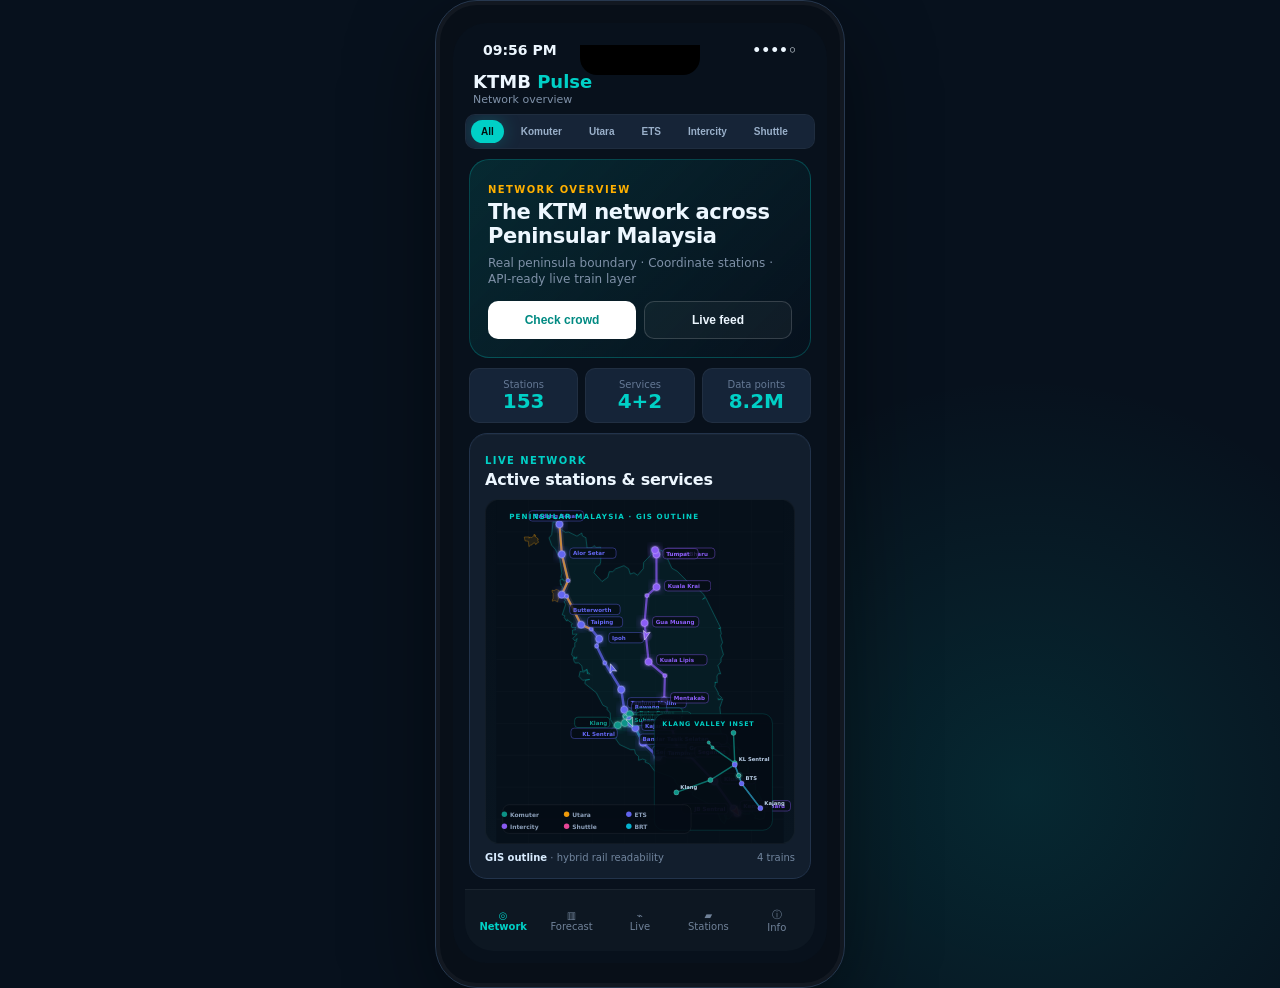
<file: docs/ktmb-pulse-upgraded.html>
<!doctype html>
<html lang="en">
<head>
<meta charset="utf-8" />
<meta name="viewport" content="width=device-width, initial-scale=1" />
<title>KTMB Pulse — Real Peninsula Hybrid Live Map</title>
<style>
:root{
  --bg:#07111d;
  --card:#111d2b;
  --card2:#0b1522;
  --text:#edf7ff;
  --text2:#7f91a8;
  --line:#1e3045;
  --radius-s:14px;
  --cyan:#00d0c6;
}
*{box-sizing:border-box}
body{
  margin:0;
  min-height:100vh;
  display:grid;
  place-items:center;
  background:radial-gradient(circle at 80% 80%, rgba(0,208,198,.12), transparent 32%), #07111d;
  color:var(--text);
  font-family:Inter, ui-sans-serif, system-ui, -apple-system, BlinkMacSystemFont, "Segoe UI", sans-serif;
}
.phone{
  width:min(410px,100vw);
  min-height:820px;
  background:#080f18;
  border:1px solid #27384f;
  border-radius:42px;
  padding:22px 17px 24px;
  box-shadow:0 28px 90px rgba(0,0,0,.45), inset 0 0 0 4px rgba(255,255,255,.04);
}
.status{height:30px;display:flex;align-items:center;justify-content:space-between;padding:0 18px;font-weight:800;font-size:14px}
.notch{position:absolute;left:50%;transform:translateX(-50%);width:120px;height:30px;background:#000;border-radius:0 0 17px 17px;top:22px}
.screen{position:relative;overflow:hidden;border-radius:34px;background:#08111c;min-height:774px;padding:12px}
.brand{padding:8px 8px 4px}
.brand h1{font-size:18px;margin:0;line-height:1}.brand h1 span{color:var(--cyan)}
.brand p{font-size:11px;margin:2px 0 0;color:var(--text2)}
.service-tabs{display:flex;gap:7px;background:#162437;border:1px solid rgba(255,255,255,.04);border-radius:10px;padding:5px;margin:4px 0 10px;overflow:auto;scrollbar-width:none}
.service-tabs button{border:0;border-radius:999px;padding:6px 10px;color:#9ab0ca;background:transparent;font-size:10px;font-weight:700;white-space:nowrap;cursor:pointer}
.service-tabs button.active{background:var(--cyan);color:#021010;box-shadow:0 0 18px rgba(0,208,198,.25)}
.hero{border:1px solid rgba(0,208,198,.25);background:linear-gradient(135deg, rgba(0,208,198,.13), rgba(7,17,29,.95));border-radius:20px;padding:18px;margin:0 4px 10px}
.hero .kicker,.card .kicker{letter-spacing:.14em;text-transform:uppercase;font-size:10px;font-weight:900;color:#ffb000}
.hero h2{margin:4px 0 6px;font-size:21px;line-height:1.14;letter-spacing:-.02em}.hero p{margin:0;color:var(--text2);font-size:12px;line-height:1.35}
.actions{display:grid;grid-template-columns:1fr 1fr;gap:8px;margin-top:14px}.actions button{height:38px;border-radius:10px;border:1px solid rgba(255,255,255,.16);font-size:12px;font-weight:850;background:rgba(255,255,255,.04);color:var(--text)}.actions button:first-child{background:#fff;color:#008a82;border:0}
.stats{display:grid;grid-template-columns:repeat(3,1fr);gap:7px;margin:0 4px 10px}.stat{background:#152438;border:1px solid rgba(255,255,255,.05);border-radius:10px;padding:10px 6px;text-align:center}.stat span{display:block;color:#647894;font-size:10px}.stat strong{display:block;font-size:20px;color:var(--cyan);line-height:1.1}
.card{background:#121e2d;border:1px solid #22334b;border-radius:18px;padding:15px;margin:0 4px 10px;box-shadow:inset 0 1px 0 rgba(255,255,255,.03)}
.card h3{font-size:16px;margin:2px 0 10px;letter-spacing:-.015em}
.network-map{width:100%;height:345px;border-radius:14px;background:linear-gradient(180deg,#06101a,#091520);position:relative;overflow:hidden;border:1px solid rgba(255,255,255,.04)}
.network-map svg{display:block;width:100%;height:100%}
.map-note{display:flex;justify-content:space-between;align-items:center;color:#71859e;font-size:10px;margin-top:8px}.map-note b{color:#d9ecff}
.bottom-nav{height:62px;background:#0d1722;border-top:1px solid rgba(255,255,255,.06);border-radius:0 0 28px 28px;display:grid;grid-template-columns:repeat(5,1fr);align-items:center;padding:3px 4px;margin-top:10px}.bottom-nav div{text-align:center;color:#708299;font-size:10px}.bottom-nav div.active{color:var(--cyan);font-weight:800}.bottom-nav svg{display:block;margin:0 auto 3px;opacity:.88}
@media(max-width:420px){.phone{border-radius:0;min-height:100vh;width:100vw;padding:0}.screen{border-radius:0;min-height:100vh}.notch{display:none}.network-map{height:330px}}
</style>
</head>
<body>
<div class="phone">
  <div class="screen">
    <div class="notch"></div>
    <div class="status"><span id="stime">03:52 PM</span><span>••••◦</span></div>

    <div class="brand">
      <h1>KTMB <span>Pulse</span></h1>
      <p id="asub">Network overview</p>
    </div>

    <div class="service-tabs" id="serviceTabs"></div>

    <section class="hero">
      <span class="kicker">Network Overview</span>
      <h2>The KTM network across Peninsular Malaysia</h2>
      <p>Real peninsula boundary · Coordinate stations · API-ready live train layer</p>
      <div class="actions">
        <button onclick="showTab('forecast')">Check crowd</button>
        <button onclick="showTab('live')">Live feed</button>
      </div>
    </section>

    <div class="stats">
      <div class="stat"><span>Stations</span><strong id="statStations">153</strong></div>
      <div class="stat"><span>Services</span><strong>4+2</strong></div>
      <div class="stat"><span>Data points</span><strong>8.2M</strong></div>
    </div>

    <section class="card">
      <span class="kicker" style="color:#00d0c6">Live Network</span>
      <h3>Active stations & services</h3>
      <div class="network-map" id="nmap"></div>
      <div class="map-note"><span><b>GIS outline</b> · hybrid rail readability</span><span id="trainCount">0 trains</span></div>
    </section>

    <!-- Placeholder screens for future tabs -->
    <section id="scrForecast" style="display:none"></section>
    <section id="scrLive" style="display:none"></section>
    <section id="scrStations" style="display:none"></section>
    <section id="scrInfo" style="display:none"></section>

    <div class="bottom-nav">
      <div class="active" data-tab="network" onclick="showTab('network')">◎<br>Network</div>
      <div data-tab="forecast" onclick="showTab('forecast')">▥<br>Forecast</div>
      <div data-tab="live" onclick="showTab('live')">⌁<br>Live</div>
      <div data-tab="stations" onclick="showTab('stations')">▰<br>Stations</div>
      <div data-tab="info" onclick="showTab('info')">ⓘ<br>Info</div>
    </div>
  </div>
</div>

<script>
/* KTMB PULSE — REAL PENINSULA HYBRID MAP V2
   - Peninsula boundary generated from real coastline/border GIS data.
   - Rail paths drawn from ordered route sequences.
   - Live trains use from/to/progress interpolation (or raw lat/lon).
   - Klang Valley inset keeps dense commuter stations readable.
   - API-ready: window.setKTMBTrains(list)
*/

var AF = 'all';
var activeTab = 'network';

var CC = {
  all: '#00D0C6',
  komuter: '#0D9488',
  utara: '#F59E0B',
  ets: '#6366F1',
  intercity: '#8B5CF6',
  shuttle: '#EC4899',
  brt: '#06B6D4'
};

var SERVICE_LABELS = [
  ['all','All'], ['komuter','Komuter'], ['utara','Utara'], ['ets','ETS'],
  ['intercity','Intercity'], ['shuttle','Shuttle'], ['brt','BRT']
];

var STATIONS = [
  {n:'Padang Besar',lat:6.6616,lon:100.3217,H:true,v:['ets','utara']},
  {n:'Alor Setar',lat:6.1210,lon:100.3679,H:true,v:['ets','utara']},
  {n:'Sungai Petani',lat:5.6470,lon:100.4890,v:['ets','utara']},
  {n:'Butterworth',lat:5.3940,lon:100.3660,H:true,v:['ets','utara']},
  {n:'Bukit Mertajam',lat:5.3650,lon:100.4610,v:['ets','utara']},
  {n:'Taiping',lat:4.8519,lon:100.7416,H:true,v:['ets','utara']},
  {n:'Kuala Kangsar',lat:4.7747,lon:100.9348,v:['ets','utara']},
  {n:'Ipoh',lat:4.5975,lon:101.0901,H:true,v:['ets','utara']},
  {n:'Batu Gajah',lat:4.4695,lon:101.0411,v:['ets']},
  {n:'Tapah Road',lat:4.1654,lon:101.1995,v:['ets']},
  {n:'Tanjung Malim',lat:3.6840,lon:101.5180,H:true,v:['ets','komuter']},
  {n:'Rawang',lat:3.3213,lon:101.5754,H:true,v:['ets','komuter']},
  {n:'Sungai Buloh',lat:3.2063,lon:101.5809,v:['komuter']},
  {n:'Batu Caves',lat:3.2379,lon:101.6817,H:true,v:['komuter']},
  {n:'Kepong Sentral',lat:3.1900,lon:101.5965,v:['komuter']},
  {n:'Kuala Lumpur',lat:3.1390,lon:101.6869,H:true,v:['komuter']},
  {n:'KL Sentral',lat:3.1340,lon:101.6869,H:true,v:['ets','komuter']},
  {n:'Subang Jaya',lat:3.0840,lon:101.5880,H:true,v:['komuter']},
  {n:'Klang',lat:3.0434,lon:101.4496,H:true,v:['komuter']},
  {n:'Bandar Tasik Selatan',lat:3.0725,lon:101.7147,H:true,v:['ets','komuter']},
  {n:'Kajang',lat:2.9920,lon:101.7909,H:true,v:['ets','komuter']},
  {n:'Seremban',lat:2.7258,lon:101.9381,H:true,v:['ets','komuter']},
  {n:'Tampin',lat:2.4703,lon:102.2308,H:true,v:['ets','intercity']},
  {n:'Gemas',lat:2.5838,lon:102.6190,H:true,v:['ets','intercity']},
  {n:'Segamat',lat:2.5140,lon:102.8158,H:true,v:['intercity']},
  {n:'Kluang',lat:2.0305,lon:103.3179,H:true,v:['intercity']},
  {n:'Kempas Baru',lat:1.5410,lon:103.6927,H:true,v:['intercity','shuttle']},
  {n:'JB Sentral',lat:1.4621,lon:103.7644,H:true,v:['intercity','shuttle']},
  {n:'Mentakab',lat:3.4856,lon:102.3483,H:true,v:['intercity']},
  {n:'Jerantut',lat:3.9360,lon:102.3620,v:['intercity']},
  {n:'Kuala Lipis',lat:4.1843,lon:102.0468,H:true,v:['intercity']},
  {n:'Gua Musang',lat:4.8840,lon:101.9680,H:true,v:['intercity']},
  {n:'Dabong',lat:5.3770,lon:102.0150,v:['intercity']},
  {n:'Kuala Krai',lat:5.5314,lon:102.1997,H:true,v:['intercity']},
  {n:'Wakaf Bharu',lat:6.1190,lon:102.1980,H:true,v:['intercity']},
  {n:'Tumpat',lat:6.1970,lon:102.1710,H:true,v:['intercity']}
];

var stationByName = {};
STATIONS.forEach(function(s){ stationByName[s.n] = s; });

var ROUTES = [
  {id:'west-coast', name:'West Coast ETS', services:['ets'], color:'ets', width:3.2, seq:['Padang Besar','Alor Setar','Sungai Petani','Butterworth','Bukit Mertajam','Taiping','Kuala Kangsar','Ipoh','Batu Gajah','Tapah Road','Tanjung Malim','Rawang','KL Sentral','Bandar Tasik Selatan','Kajang','Seremban','Tampin','Gemas']},
  {id:'northern-komuter', name:'Northern Komuter', services:['utara'], color:'utara', width:2.6, seq:['Padang Besar','Alor Setar','Sungai Petani','Butterworth','Bukit Mertajam','Taiping','Kuala Kangsar']},
  {id:'kv-port', name:'Klang Valley Port Klang', services:['komuter'], color:'komuter', width:2.4, seq:['Klang','Subang Jaya','KL Sentral','Kuala Lumpur']},
  {id:'kv-seremban', name:'Klang Valley Seremban', services:['komuter'], color:'komuter', width:2.4, seq:['Rawang','Sungai Buloh','Kepong Sentral','Kuala Lumpur','KL Sentral','Bandar Tasik Selatan','Kajang','Seremban']},
  {id:'kv-batu-caves', name:'Batu Caves Branch', services:['komuter'], color:'komuter', width:2.2, seq:['Batu Caves','Kuala Lumpur','KL Sentral']},
  {id:'south-intercity', name:'Southern Intercity', services:['intercity','shuttle'], color:'intercity', width:2.8, seq:['Gemas','Segamat','Kluang','Kempas Baru','JB Sentral']},
  {id:'east-coast', name:'East Coast Intercity', services:['intercity'], color:'intercity', width:2.8, seq:['Gemas','Mentakab','Jerantut','Kuala Lipis','Gua Musang','Dabong','Kuala Krai','Wakaf Bharu','Tumpat']}
];

var LIVE_TRAINS = [
  {id:'EG9321',type:'ets',routeId:'west-coast',from:'Tanjung Malim',to:'Ipoh',progress:.42,speed:126,bearing:342},
  {id:'KC2107',type:'komuter',routeId:'kv-seremban',from:'KL Sentral',to:'Bandar Tasik Selatan',progress:.58,speed:52,bearing:156},
  {id:'IC56',type:'intercity',routeId:'east-coast',from:'Gua Musang',to:'Kuala Lipis',progress:.32,speed:68,bearing:194},
  {id:'SH19',type:'shuttle',routeId:'south-intercity',from:'Kempas Baru',to:'JB Sentral',progress:.72,speed:47,bearing:145}
];

window.setKTMBTrains = function(list){
  LIVE_TRAINS = Array.isArray(list) ? list : [];
  drawMap();
};

var VIEW = {w:360,h:430,pad:18,lonMin:99.38,lonMax:104.38,latMin:1.18,latMax:6.84};
function project(lat, lon){
  var x = VIEW.pad + ((lon - VIEW.lonMin) / (VIEW.lonMax - VIEW.lonMin)) * (VIEW.w - VIEW.pad*2);
  var y = VIEW.pad + ((VIEW.latMax - lat) / (VIEW.latMax - VIEW.latMin)) * (VIEW.h - VIEW.pad*2);
  return {x:x,y:y};
}

/* Coastline/Border GIS data — Peninsula Main + Langkawi + Penang */
var PENINSULA_MAIN = [[102.0956,6.2347],[102.2484,6.1678],[102.2362,6.2049],[102.2558,6.207],[102.35,6.1645],[102.4971,5.8692],[102.6,5.8162],[102.8558,5.5779],[102.9592,5.5412],[103.1087,5.4024],[103.1421,5.3492],[103.09,5.3104],[103.1513,5.34],[103.4429,4.79],[103.3996,4.7858],[103.4304,4.7875],[103.4521,4.6924],[103.4371,4.6583],[103.4779,4.5333],[103.4463,4.4716],[103.4937,4.3158],[103.4487,4.2458],[103.4463,4.1842],[103.3879,4.1167],[103.4404,3.9692],[103.3983,3.9712],[103.3696,3.9283],[103.3746,3.8092],[103.335,3.8162],[103.3238,3.805],[103.3421,3.8125],[103.3279,3.7391],[103.4004,3.6149],[103.3846,3.6058],[103.4638,3.5375],[103.4133,3.5071],[103.3867,3.5229],[103.3954,3.5],[103.4796,3.515],[103.4246,3.3642],[103.4504,3.1308],[103.4296,2.9574],[103.4804,2.8316],[103.4579,2.825],[103.4938,2.8209],[103.52,2.7679],[103.6304,2.6833],[103.6183,2.6646],[103.6641,2.6746],[103.7384,2.6396],[103.76,2.6596],[103.767,2.6225],[103.827,2.5925],[103.8496,2.5149],[103.8204,2.4992],[103.8346,2.4599],[103.9646,2.32],[103.9854,2.2533],[103.9612,2.2517],[103.9604,2.2158],[104.1137,1.9776],[104.1145,1.8783],[104.1629,1.8558],[104.2671,1.615],[104.2996,1.4441],[104.2766,1.3679],[104.2041,1.342],[104.0925,1.3721],[104.1216,1.4121],[104.0421,1.4691],[104.065,1.5154],[104.1212,1.5391],[104.0525,1.5254],[104.0451,1.5004],[104.0204,1.5841],[103.9766,1.6495],[103.9408,1.6629],[104.0196,1.5318],[104.0008,1.4404],[103.8966,1.4404],[103.7982,1.5045],[103.7608,1.4595],[103.7141,1.4837],[103.6025,1.3504],[103.5516,1.3595],[103.5462,1.4283],[103.515,1.4245],[103.5479,1.3391],[103.5117,1.2695],[103.4421,1.3308],[103.3449,1.5604],[102.9258,1.7637],[102.8871,1.7941],[102.9083,1.8279],[102.7716,1.8771],[102.69,1.8687],[102.5496,2.0383],[102.5642,2.0563],[102.49,2.1113],[102.1574,2.2213],[102.0608,2.3471],[101.9746,2.3792],[101.9967,2.4096],[101.9325,2.4321],[101.8525,2.4112],[101.8529,2.48],[101.7904,2.53],[101.7741,2.6021],[101.6958,2.6021],[101.4858,2.6937],[101.4112,2.795],[101.4167,2.8321],[101.4009,2.8129],[101.2913,2.8467],[101.2837,2.8808],[101.3221,2.9192],[101.2712,2.9025],[101.3621,3.0042],[101.3662,3.055],[101.3112,3.1467],[101.3021,3.2633],[101.242,3.3275],[101.2467,3.3621],[101.1621,3.4025],[101.0346,3.6275],[100.8121,3.7942],[100.8242,3.8504],[100.9075,3.8671],[100.7708,3.8521],[100.7012,3.92],[100.7208,4.0121],[100.7966,3.9996],[100.8525,4.0429],[100.8596,3.9741],[100.9088,3.9625],[100.8875,3.9904],[100.8662,3.975],[100.8583,4.0488],[100.7717,4.0137],[100.7538,4.1099],[100.6949,4.1646],[100.6275,4.1629],[100.6038,4.1958],[100.5921,4.2491],[100.6467,4.2387],[100.6621,4.2725],[100.6209,4.2504],[100.6083,4.2762],[100.6042,4.2562],[100.5579,4.315],[100.5854,4.4291],[100.6171,4.4508],[100.6179,4.53],[100.6479,4.5491],[100.6629,4.6042],[100.6217,4.5596],[100.5796,4.6066],[100.6637,4.6841],[100.5737,4.68],[100.5746,4.7567],[100.635,4.7629],[100.617,4.78],[100.6421,4.8016],[100.5633,4.7987],[100.5488,4.8525],[100.5762,4.8675],[100.47,4.9446],[100.4733,4.9204],[100.4525,4.9246],[100.4129,4.9841],[100.4279,5.0116],[100.3746,5.0316],[100.442,5.2183],[100.4087,5.2675],[100.4371,5.2858],[100.3671,5.4],[100.3779,5.5267],[100.3412,5.5767],[100.3645,5.5792],[100.342,5.5841],[100.3345,5.6608],[100.3758,5.6754],[100.4058,5.6379],[100.4204,5.6467],[100.3479,5.705],[100.3695,5.7775],[100.3254,6.0458],[100.2428,6.2099],[100.1703,6.2849],[100.1202,6.4157],[100.1714,6.4767],[100.1958,6.7025],[100.3028,6.6989],[100.3369,6.5828],[100.4369,6.5156],[100.4989,6.5231],[100.6608,6.4475],[100.7542,6.5019],[100.7656,6.4519],[100.8336,6.4194],[100.8575,6.2344],[100.9514,6.2397],[100.9897,6.2775],[101.0333,6.2439],[101.1156,6.2489],[101.1217,6.1872],[101.0756,6.1506],[101.12,6.0983],[101.1194,5.9844],[101.1011,5.9269],[101.0358,5.8961],[100.99,5.7881],[101.1458,5.6311],[101.2561,5.7058],[101.2856,5.8078],[101.3514,5.8083],[101.4106,5.86],[101.57,5.9167],[101.6589,5.8606],[101.6917,5.7636],[101.7625,5.7889],[101.8339,5.7433],[101.9439,5.8619],[101.9511,5.9736],[102.0917,6.1106]];
var PENINSULA_ISLANDS = [[[99.6541,6.3629],[99.6404,6.4316],[99.7342,6.4337],[99.735,6.4087],[99.7491,6.4313],[99.7899,6.4196],[99.8166,6.4554],[99.8529,6.4467],[99.8492,6.4613],[99.8237,6.4666],[99.8325,6.4812],[99.8629,6.4625],[99.8575,6.4345],[99.8967,6.4137],[99.9016,6.3921],[99.912,6.3966],[99.9029,6.3667],[99.9187,6.3367],[99.8666,6.3087],[99.8667,6.2921],[99.8458,6.3262],[99.8125,6.3212],[99.7892,6.2896],[99.7592,6.2846],[99.7299,6.2588],[99.7196,6.355]],[[100.1787,5.475],[100.2175,5.4654],[100.2575,5.4879],[100.2758,5.4837],[100.3116,5.4696],[100.3137,5.4442],[100.3471,5.4275],[100.3221,5.3975],[100.2866,5.2629],[100.23,5.2921],[100.1845,5.275],[100.1871,5.3108],[100.1996,5.3142],[100.1995,5.4225],[100.1812,5.4375]]];

function pathFromLonLat(points){
  return points.map(function(ll,i){ var p = project(ll[1], ll[0]); return (i?'L':'M') + p.x.toFixed(1)+','+p.y.toFixed(1); }).join(' ') + ' Z';
}

function drawPeninsula(){
  var out = '';
  var main = pathFromLonLat(PENINSULA_MAIN);
  out += '<path d="'+main+'" fill="rgba(0,208,198,.060)" stroke="rgba(0,208,198,.30)" stroke-width="1.15"/>';
  out += '<path d="'+main+'" fill="none" stroke="rgba(255,255,255,.07)" stroke-width="3.2" opacity=".18"/>';
  PENINSULA_ISLANDS.forEach(function(poly){
    var p = pathFromLonLat(poly);
    out += '<path d="'+p+'" fill="rgba(245,158,11,.105)" stroke="rgba(245,158,11,.42)" stroke-width=".85"/>';
  });
  return out;
}

function routePoints(route){
  return route.seq.map(function(name){ var s = stationByName[name]; return project(s.lat, s.lon); });
}

function polyPath(points){
  return points.map(function(p,i){ return (i?'L':'M') + p.x.toFixed(1)+','+p.y.toFixed(1); }).join(' ');
}

function visibleRoute(route){
  return AF === 'all' || route.services.indexOf(AF) !== -1;
}
function visibleStation(station){
  return AF === 'all' || station.v.indexOf(AF) !== -1;
}
function routeById(id){
  for(var i=0;i<ROUTES.length;i++) if(ROUTES[i].id === id) return ROUTES[i];
  return null;
}
function trainVisible(t){
  return AF === 'all' || t.type === AF || (AF === 'intercity' && t.type === 'shuttle');
}
function trainPoint(t){
  if(typeof t.lat === 'number' && typeof t.lon === 'number') return project(t.lat, t.lon);
  var a = stationByName[t.from], b = stationByName[t.to];
  if(!a || !b) return null;
  var pa = project(a.lat,a.lon), pb = project(b.lat,b.lon), pr = Math.max(0, Math.min(1, t.progress || 0));
  return {x:pa.x + (pb.x-pa.x)*pr, y:pa.y + (pb.y-pa.y)*pr};
}
function escapeXml(s){return String(s).replace(/[&<>"']/g,function(c){return {'&':'&amp;','<':'&lt;','>':'&gt;','"':'&quot;',"'":'&apos;'}[c];});}

var LABELS = {
  'Padang Besar':[-4,-17,'middle'], 'Alor Setar':[10,-8,'start'], 'Butterworth':[10,12,'start'],
  'Ipoh':[12,-8,'start'], 'Tanjung Malim':[8,10,'start'], 'Rawang':[9,-10,'start'],
  'KL Sentral':[-16,10,'end'], 'Bandar Tasik Selatan':[10,13,'start'], 'Seremban':[12,4,'start'],
  'Tampin':[8,-12,'start'], 'Gemas':[10,-10,'start'], 'JB Sentral':[-12,-12,'end'],
  'Kuala Lipis':[10,-9,'start'], 'Gua Musang':[10,-8,'start'], 'Kuala Krai':[10,-8,'start'],
  'Wakaf Bharu':[10,-8,'start'], 'Tumpat':[10,-2,'start'], 'Klang':[-10,-10,'end'], 'Batu Caves':[8,-8,'start']
};

function labelSvg(s){
  if(!s.H) return '';
  var p = project(s.lat,s.lon), cfg = LABELS[s.n] || [8,-10,'start'];
  var txt = escapeXml(s.n), tw = Math.max(38, txt.length * 5.2), h = 13;
  var x = p.x + cfg[0], y = p.y + cfg[1], anchor = cfg[2];
  var rx = anchor === 'end' ? x - tw - 6 : anchor === 'middle' ? x - tw/2 - 3 : x;
  var tx = anchor === 'end' ? rx + tw + 3 : anchor === 'middle' ? rx + tw/2 + 3 : rx + 4;
  var color = CC[s.v[0]] || '#fff';
  return '<rect x="'+rx.toFixed(1)+'" y="'+y.toFixed(1)+'" width="'+(tw+6).toFixed(1)+'" height="'+h+'" rx="4" fill="rgba(6,13,22,.86)" stroke="'+color+'" stroke-width=".55" opacity=".92"/>'+
         '<text x="'+tx.toFixed(1)+'" y="'+(y+9.4).toFixed(1)+'" text-anchor="'+anchor+'" font-size="7" font-weight="800" fill="'+color+'">'+txt+'</text>';
}

function drawLegend(){
  var keys = [['komuter','Komuter'],['utara','Utara'],['ets','ETS'],['intercity','Intercity'],['shuttle','Shuttle'],['brt','BRT']];
  var x = 10, y = 394, out = '<g opacity=".98"><rect x="8" y="382" width="236" height="36" rx="8" fill="rgba(6,13,22,.88)" stroke="rgba(255,255,255,.08)"/>';
  keys.forEach(function(k,i){
    var cx = x + (i%3)*78, cy = y + Math.floor(i/3)*15;
    out += '<circle cx="'+cx+'" cy="'+cy+'" r="3.4" fill="'+CC[k[0]]+'"/>';
    out += '<text x="'+(cx+7)+'" y="'+(cy+3)+'" font-size="7.5" fill="#8fa3bd" font-weight="700">'+k[1]+'</text>';
  });
  return out + '</g>';
}

function drawKlangInset(){
  if(!(AF === 'all' || AF === 'komuter' || AF === 'ets')) return '';
  var box = {x:198,y:268,w:148,h:146,lonMin:101.36,lonMax:101.84,latMin:2.92,latMax:3.30};
  function kp(s){
    return {x: box.x + ((s.lon-box.lonMin)/(box.lonMax-box.lonMin))*box.w,
            y: box.y + ((box.latMax-s.lat)/(box.latMax-box.latMin))*box.h};
  }
  var names = ['Klang','Subang Jaya','Sungai Buloh','Batu Caves','Kepong Sentral','Kuala Lumpur','KL Sentral','Bandar Tasik Selatan','Kajang'];
  var keep = {};
  names.forEach(function(n){keep[n]=true;});
  var out = '<g><rect x="'+box.x+'" y="'+box.y+'" width="'+box.w+'" height="'+box.h+'" rx="12" fill="rgba(5,12,21,.94)" stroke="rgba(0,208,198,.20)"/>';
  out += '<text x="'+(box.x+10)+'" y="'+(box.y+15)+'" font-size="8" font-weight="900" fill="#00D0C6" letter-spacing="1.1">KLANG VALLEY INSET</text>';
  ROUTES.filter(function(r){return (r.services.indexOf('komuter') !== -1 || r.services.indexOf('ets') !== -1);}).forEach(function(r){
    var pts = [];
    r.seq.forEach(function(n){ if(keep[n]) pts.push(kp(stationByName[n])); });
    if(pts.length > 1) out += '<path d="'+polyPath(pts)+'" fill="none" stroke="'+CC[r.color]+'" stroke-width="1.8" opacity=".72" stroke-linecap="round" stroke-linejoin="round"/>';
  });
  names.forEach(function(n){
    var s = stationByName[n]; if(!s) return;
    var p = kp(s), r = s.H ? 3.2 : 2.1;
    out += '<circle cx="'+p.x.toFixed(1)+'" cy="'+p.y.toFixed(1)+'" r="'+r+'" fill="'+CC[s.v[0]]+'" stroke="rgba(255,255,255,.45)" stroke-width=".5"><title>'+escapeXml(n)+'</title></circle>';
  });
  ['KL Sentral','Bandar Tasik Selatan','Kajang','Klang'].forEach(function(n){
    var s=stationByName[n], p=kp(s), shortName = n === 'Bandar Tasik Selatan' ? 'BTS' : n;
    out += '<text x="'+(p.x+5).toFixed(1)+'" y="'+(p.y-4).toFixed(1)+'" font-size="6.6" font-weight="800" fill="#bcd0e8">'+escapeXml(shortName)+'</text>';
  });
  LIVE_TRAINS.filter(trainVisible).forEach(function(t){
    var p = null;
    if(typeof t.lat === 'number' && typeof t.lon === 'number'){
      if(t.lon>=box.lonMin && t.lon<=box.lonMax && t.lat>=box.latMin && t.lat<=box.latMax) p = kp({lat:t.lat,lon:t.lon});
    } else if(keep[t.from] && keep[t.to]){
      var a=kp(stationByName[t.from]), b=kp(stationByName[t.to]), pr=Math.max(0,Math.min(1,t.progress||0));
      p={x:a.x+(b.x-a.x)*pr,y:a.y+(b.y-a.y)*pr};
    }
    if(p) out += '<g><circle cx="'+p.x.toFixed(1)+'" cy="'+p.y.toFixed(1)+'" r="5.2" fill="'+CC[t.type]+'" opacity=".22"/><circle cx="'+p.x.toFixed(1)+'" cy="'+p.y.toFixed(1)+'" r="2.8" fill="'+CC[t.type]+'" stroke="#fff" stroke-width=".45"/></g>';
  });
  return out + '</g>';
}

function drawMap(){
  var c = document.getElementById('nmap');

  var svg = '<svg xmlns="http://www.w3.org/2000/svg" viewBox="0 0 '+VIEW.w+' '+VIEW.h+'" preserveAspectRatio="xMidYMid meet">';
  svg += '<defs>';
  Object.keys(CC).forEach(function(k){
    svg += '<radialGradient id="glow-'+k+'"><stop offset="0%" stop-color="'+CC[k]+'" stop-opacity="1"/><stop offset="100%" stop-color="'+CC[k]+'" stop-opacity="0"/></radialGradient>';
  });
  svg += '<filter id="soft"><feGaussianBlur stdDeviation="1.5"/><feMerge><feMergeNode/><feMergeNode in="SourceGraphic"/></feMerge></filter>';
  svg += '<filter id="hubPulse"><feGaussianBlur stdDeviation="4"/></filter>';
  svg += '</defs>';

  svg += '<rect width="360" height="430" fill="#06101a"/>';
  for(var x=40;x<VIEW.w;x+=40) svg += '<line x1="'+x+'" y1="0" x2="'+x+'" y2="430" stroke="rgba(255,255,255,.025)"/>';
  for(var y=40;y<VIEW.h;y+=40) svg += '<line x1="0" y1="'+y+'" x2="360" y2="'+y+'" stroke="rgba(255,255,255,.025)"/>';

  svg += drawPeninsula();

  ROUTES.filter(visibleRoute).forEach(function(r){
    var pts = routePoints(r);
    svg += '<path d="'+polyPath(pts)+'" fill="none" stroke="'+CC[r.color]+'" stroke-width="'+(r.width+5)+'" opacity=".08" stroke-linecap="round" stroke-linejoin="round"/>';
  });

  ROUTES.filter(visibleRoute).forEach(function(r){
    var pts = routePoints(r);
    svg += '<path d="'+polyPath(pts)+'" fill="none" stroke="'+CC[r.color]+'" stroke-width="'+r.width+'" opacity=".72" stroke-linecap="round" stroke-linejoin="round"><title>'+escapeXml(r.name)+'</title></path>';
  });

  STATIONS.filter(visibleStation).filter(function(s){return s.H;}).forEach(function(s){
    var p = project(s.lat,s.lon), color = CC[s.v[0]];
    svg += '<circle cx="'+p.x.toFixed(1)+'" cy="'+p.y.toFixed(1)+'" r="11" fill="'+color+'" opacity=".18" filter="url(#hubPulse)"><animate attributeName="r" values="8;15;8" dur="2.6s" repeatCount="indefinite"/><animate attributeName="opacity" values=".24;.04;.24" dur="2.6s" repeatCount="indefinite"/></circle>';
  });

  STATIONS.filter(visibleStation).forEach(function(s){
    var p = project(s.lat,s.lon), color = CC[s.v[0]], r = s.H ? 4.4 : 2.4;
    svg += '<circle cx="'+p.x.toFixed(1)+'" cy="'+p.y.toFixed(1)+'" r="'+r+'" fill="'+color+'" stroke="rgba(255,255,255,.48)" stroke-width=".55" filter="url(#soft)"><title>'+escapeXml(s.n)+'</title></circle>';
  });

  STATIONS.filter(visibleStation).forEach(function(s){ svg += labelSvg(s); });

  var shownTrains = LIVE_TRAINS.filter(trainVisible);
  shownTrains.forEach(function(t){
    var p = trainPoint(t); if(!p) return;
    var color = CC[t.type] || '#fff';
    var angle = typeof t.bearing === 'number' ? t.bearing : 0;
    svg += '<g transform="translate('+p.x.toFixed(1)+' '+p.y.toFixed(1)+') rotate('+angle+')">';
    svg += '<circle r="9" fill="url(#glow-'+t.type+')" opacity=".55"/>';
    svg += '<path d="M0,-6 L4.4,5.2 L0,3 L-4.4,5.2 Z" fill="'+color+'" stroke="white" stroke-width=".55"><title>'+escapeXml(t.id)+' · '+escapeXml(t.type)+' · '+(t.speed||0)+' km/h</title></path>';
    svg += '</g>';
  });

  svg += drawKlangInset();
  svg += drawLegend();
  svg += '<text x="16" y="24" font-size="9" font-weight="900" letter-spacing="1.4" fill="#00D0C6">PENINSULAR MALAYSIA · GIS OUTLINE</text>';
  svg += '</svg>';
  c.innerHTML = svg;
  document.getElementById('trainCount').textContent = shownTrains.length + (shownTrains.length===1 ? ' train' : ' trains');
}

function showTab(tab){
  activeTab = tab;
  var titles = {network:'Network overview',forecast:'Crowd forecast',live:'Live feed',stations:'Station directory',info:'Data & info'};
  document.getElementById('asub').textContent = titles[tab] || '';
  document.querySelectorAll('.bottom-nav div').forEach(function(el){
    el.classList.toggle('active', el.dataset.tab === tab);
  });
  // Map re-draws on network tab
  if(tab === 'network') setTimeout(drawMap, 60);
}

function renderTabs(){
  var wrap = document.getElementById('serviceTabs');
  wrap.innerHTML = SERVICE_LABELS.map(function(s){
    return '<button data-service="'+s[0]+'" class="'+(AF===s[0]?'active':'')+'">'+s[1]+'</button>';
  }).join('');
  wrap.querySelectorAll('button').forEach(function(btn){
    btn.addEventListener('click', function(){
      AF = btn.getAttribute('data-service');
      renderTabs();
      drawMap();
    });
  });
}

window.addEventListener('resize', drawMap);
document.getElementById('stime').textContent = new Date().toLocaleTimeString([], {hour:'2-digit',minute:'2-digit'});
renderTabs();
drawMap();
</script>
</body>
</html>
</file>
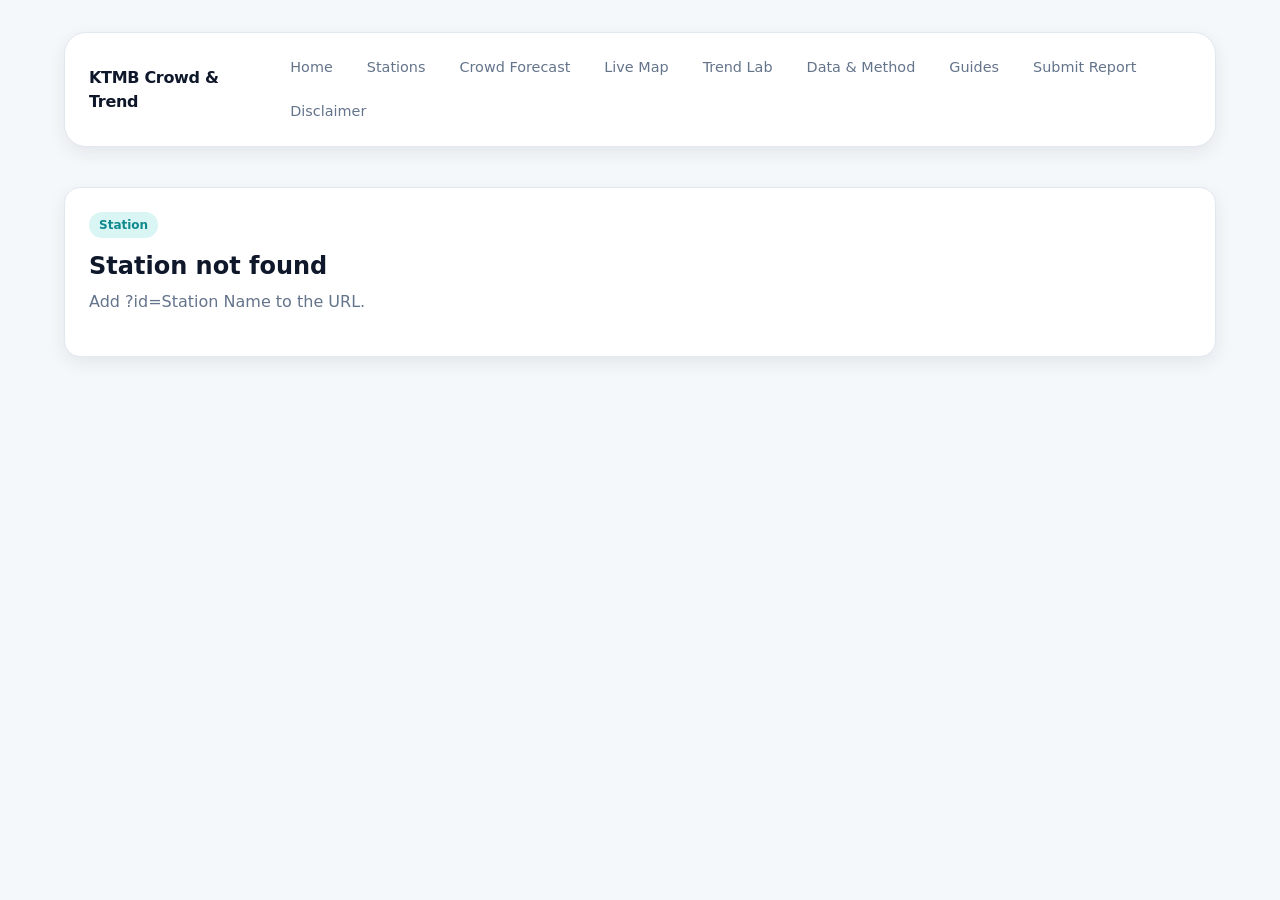
<file: docs/station.html>
<!doctype html>
<html>
<head>
  <meta charset="utf-8" />
  <meta name="viewport" content="width=device-width,initial-scale=1" />
  <title>KTM Komuter – Station Detail</title>
  <link rel="stylesheet" href="./style.css" />
</head>
<body>
  <div class="page">
    <nav class="nav">
      <a class="nav-brand" href="./index.html">KTMB Crowd &amp; Trend</a>
      <div class="nav-links">
        <a href="./index.html">Home</a>
        <a href="./stations.html">Stations</a>
        <a href="./reco.html">Crowd Forecast</a>
        <a href="./live-map.html">Live Map</a>
        <a href="./trend.html">Trend Lab</a>
        <a href="./data.html">Data &amp; Method</a>
        <a href="./guides.html">Guides</a>
        <a href="./submit.html">Submit Report</a>
        <a href="./disclaimer.html">Disclaimer</a>
      </div>
    </nav>

    <section class="section">
      <div class="panel card">
        <span class="badge">Station</span>
        <h2 id="stationName" style="margin: var(--space-2) 0 0;">Loading…</h2>
        <p class="muted" id="stationState" style="margin: var(--space-1) 0 var(--space-4);"></p>
        <div id="stationLinks" class="hero-actions"></div>
      </div>
    </section>
  </div>

  <script src="./ui.js"></script>
</body>
</html>
</file>
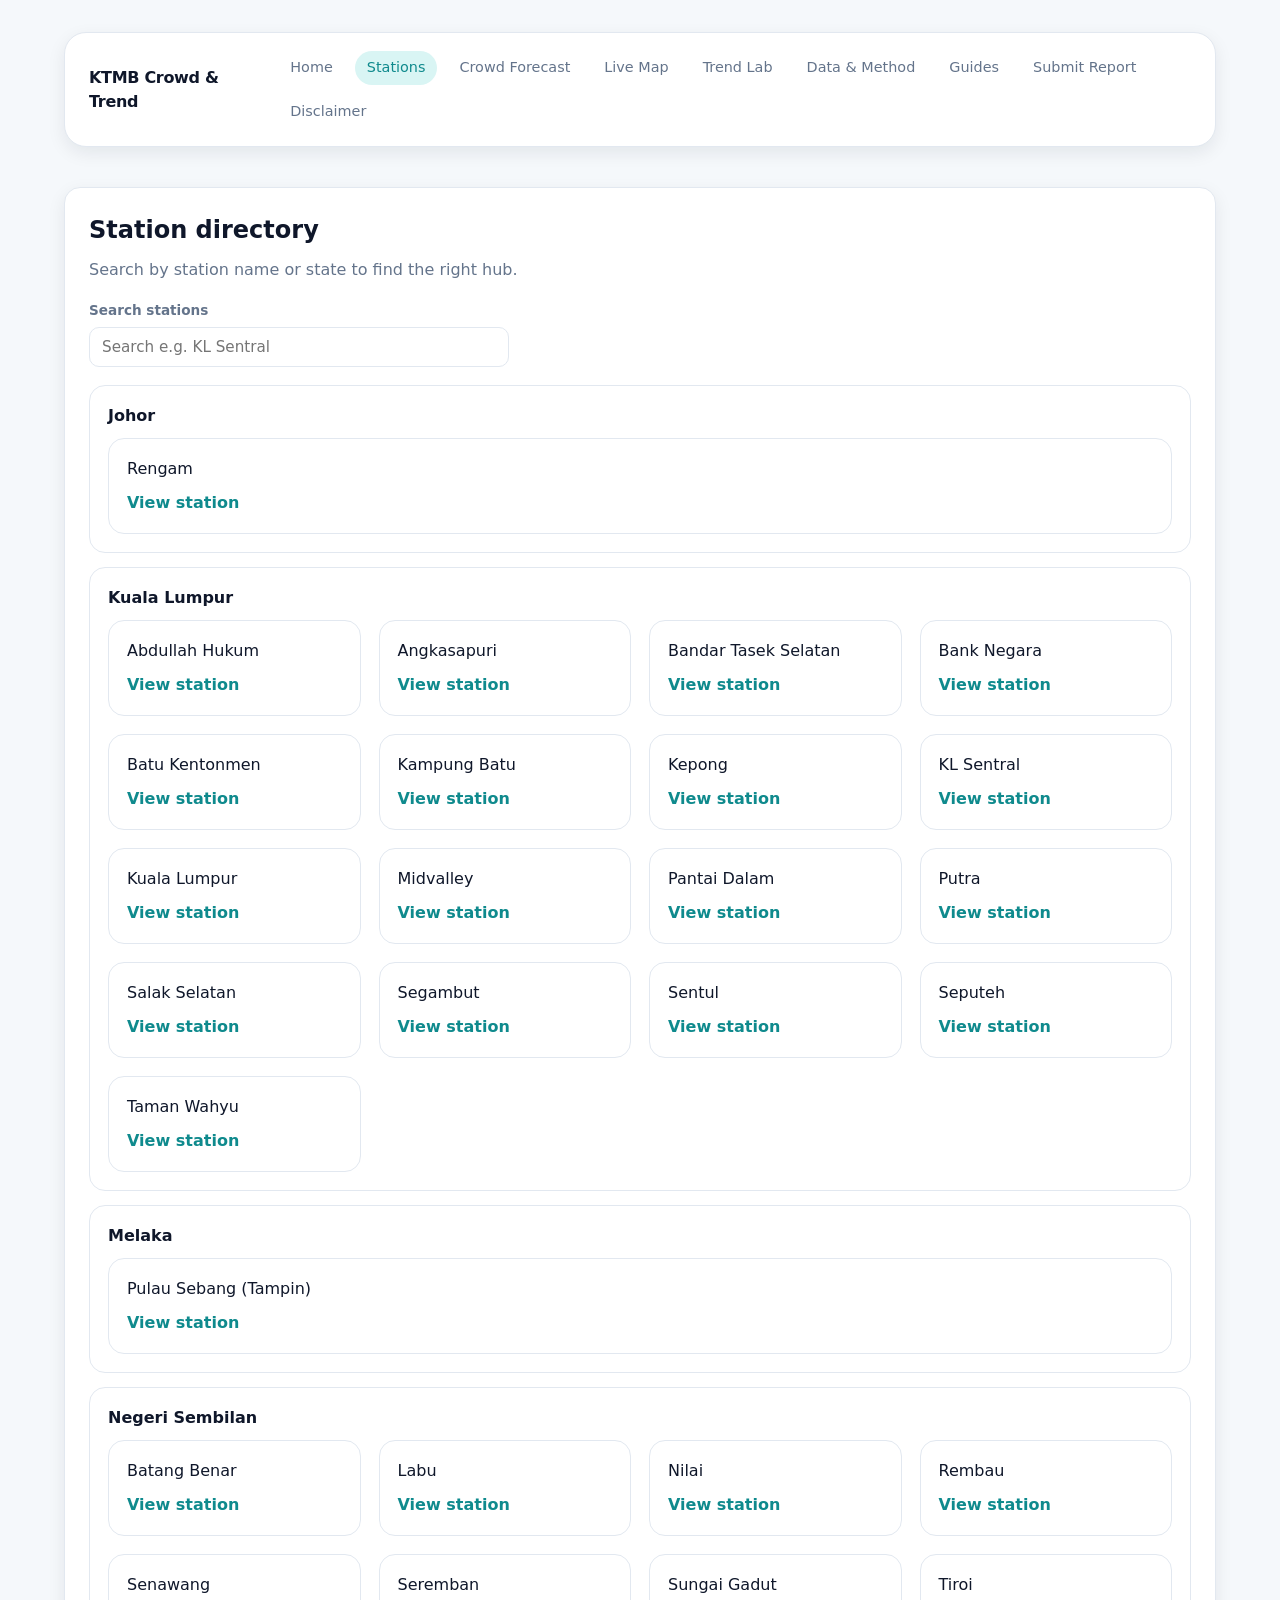
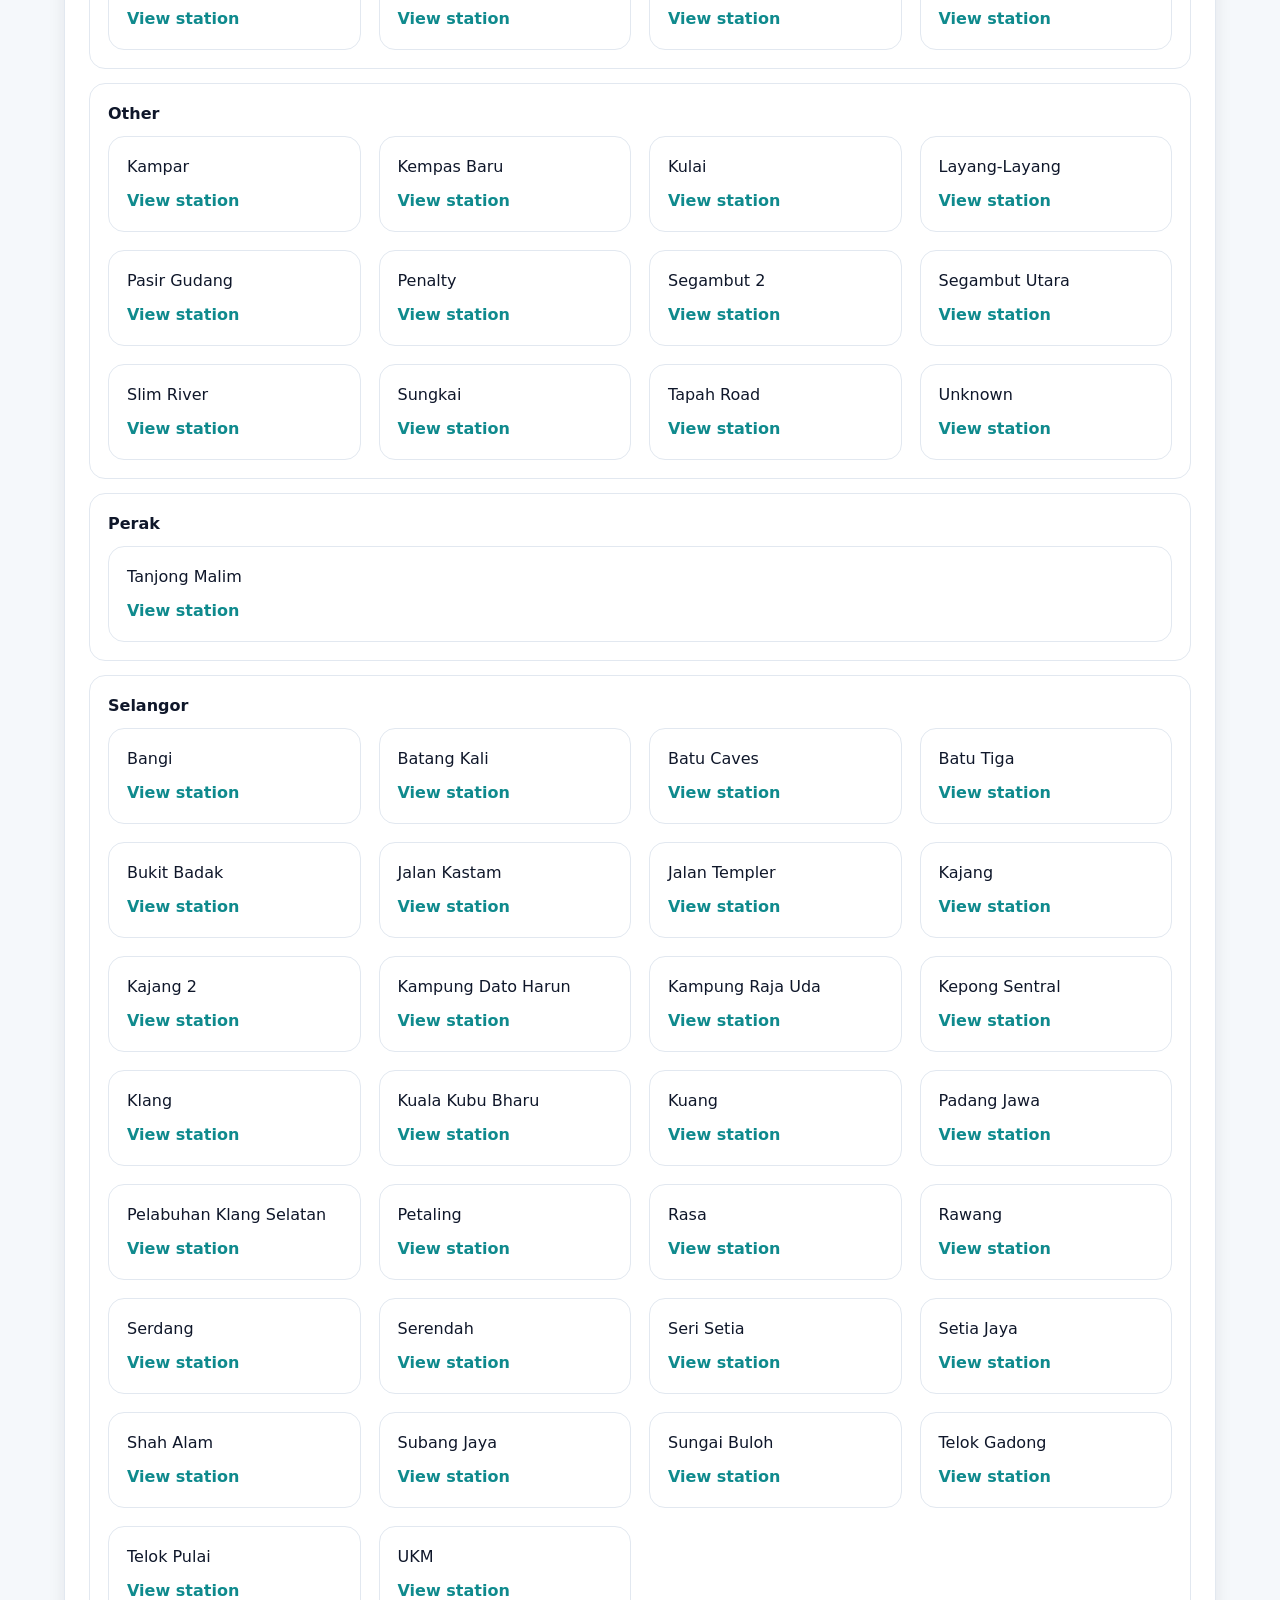
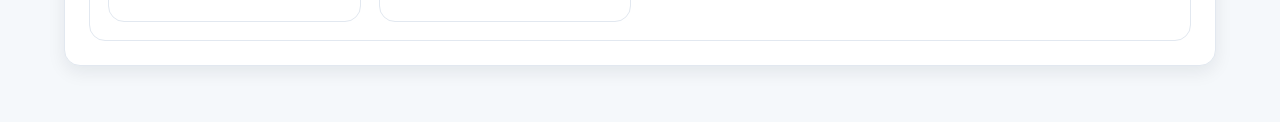
<file: docs/stations.html>
<!doctype html>
<html>
<head>
  <meta charset="utf-8" />
  <meta name="viewport" content="width=device-width,initial-scale=1" />
  <title>KTM Komuter – Stations</title>
  <link rel="stylesheet" href="./style.css" />
</head>
<body>
  <div class="page">
    <nav class="nav">
      <a class="nav-brand" href="./index.html">KTMB Crowd &amp; Trend</a>
      <div class="nav-links">
        <a href="./index.html">Home</a>
        <a class="active" href="./stations.html">Stations</a>
        <a href="./reco.html">Crowd Forecast</a>
        <a href="./live-map.html">Live Map</a>
        <a href="./trend.html">Trend Lab</a>
        <a href="./data.html">Data &amp; Method</a>
        <a href="./guides.html">Guides</a>
        <a href="./submit.html">Submit Report</a>
        <a href="./disclaimer.html">Disclaimer</a>
      </div>
    </nav>

    <section class="section">
      <div class="panel card">
        <h2 style="margin:0;">Station directory</h2>
        <p class="muted" style="margin: var(--space-2) 0 var(--space-4);">Search by station name or state to find the right hub.</p>
        <div style="max-width: 420px;">
          <label for="stationSearch">Search stations</label>
          <input id="stationSearch" type="search" placeholder="Search e.g. KL Sentral" />
        </div>
        <div id="stationList" class="table-list" style="margin-top: var(--space-4);"></div>
      </div>
    </section>
  </div>

  <script src="./ui.js"></script>
</body>
</html>
</file>
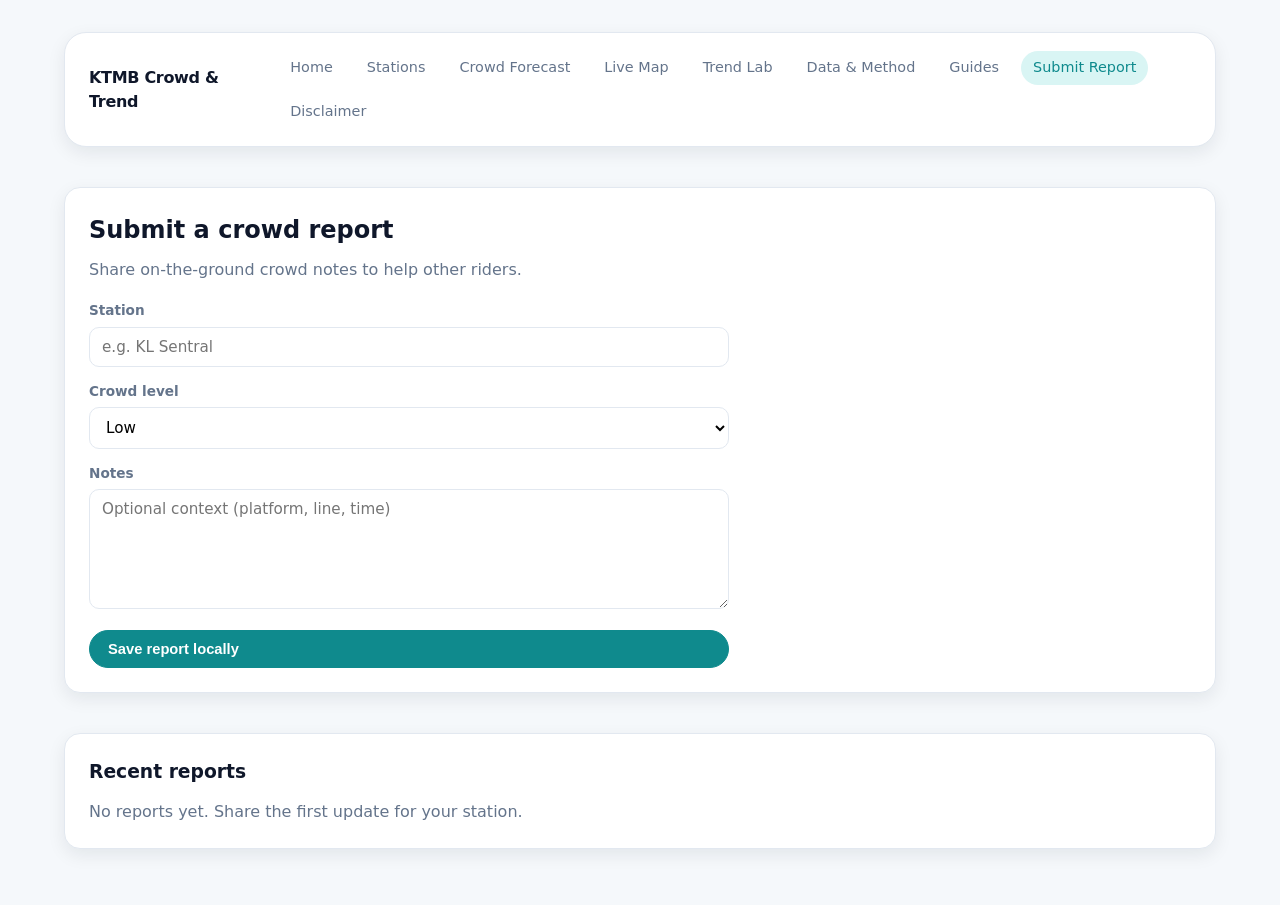
<file: docs/submit.html>
<!doctype html>
<html>
<head>
  <meta charset="utf-8" />
  <meta name="viewport" content="width=device-width,initial-scale=1" />
  <title>KTM Komuter – Submit Report</title>
  <link rel="stylesheet" href="./style.css" />
</head>
<body>
  <div class="page">
    <nav class="nav">
      <a class="nav-brand" href="./index.html">KTMB Crowd &amp; Trend</a>
      <div class="nav-links">
        <a href="./index.html">Home</a>
        <a href="./stations.html">Stations</a>
        <a href="./reco.html">Crowd Forecast</a>
        <a href="./live-map.html">Live Map</a>
        <a href="./trend.html">Trend Lab</a>
        <a href="./data.html">Data &amp; Method</a>
        <a href="./guides.html">Guides</a>
        <a class="active" href="./submit.html">Submit Report</a>
        <a href="./disclaimer.html">Disclaimer</a>
      </div>
    </nav>

    <section class="section">
      <div class="panel card">
        <h2 style="margin:0;">Submit a crowd report</h2>
        <p class="muted" style="margin: var(--space-2) 0 var(--space-4);">Share on-the-ground crowd notes to help other riders.</p>
        <form id="reportForm" class="grid" style="gap: var(--space-3);max-width: 640px;">
          <div>
            <label for="reportStation">Station</label>
            <input id="reportStation" name="station" type="text" placeholder="e.g. KL Sentral" required />
          </div>
          <div>
            <label for="reportLevel">Crowd level</label>
            <select id="reportLevel" name="level" required>
              <option value="Low">Low</option>
              <option value="Moderate">Moderate</option>
              <option value="Busy">Busy</option>
              <option value="Packed">Packed</option>
            </select>
          </div>
          <div>
            <label for="reportNotes">Notes</label>
            <textarea id="reportNotes" name="notes" placeholder="Optional context (platform, line, time)"></textarea>
          </div>
          <button class="btn btn-primary" type="submit">Save report locally</button>
        </form>
      </div>
    </section>

    <section class="section">
      <div class="panel card">
        <h3 style="margin:0;">Recent reports</h3>
        <div id="reportList" class="list-grid" style="margin-top: var(--space-3);"></div>
      </div>
    </section>
  </div>

  <script src="./ui.js"></script>
</body>
</html>
</file>
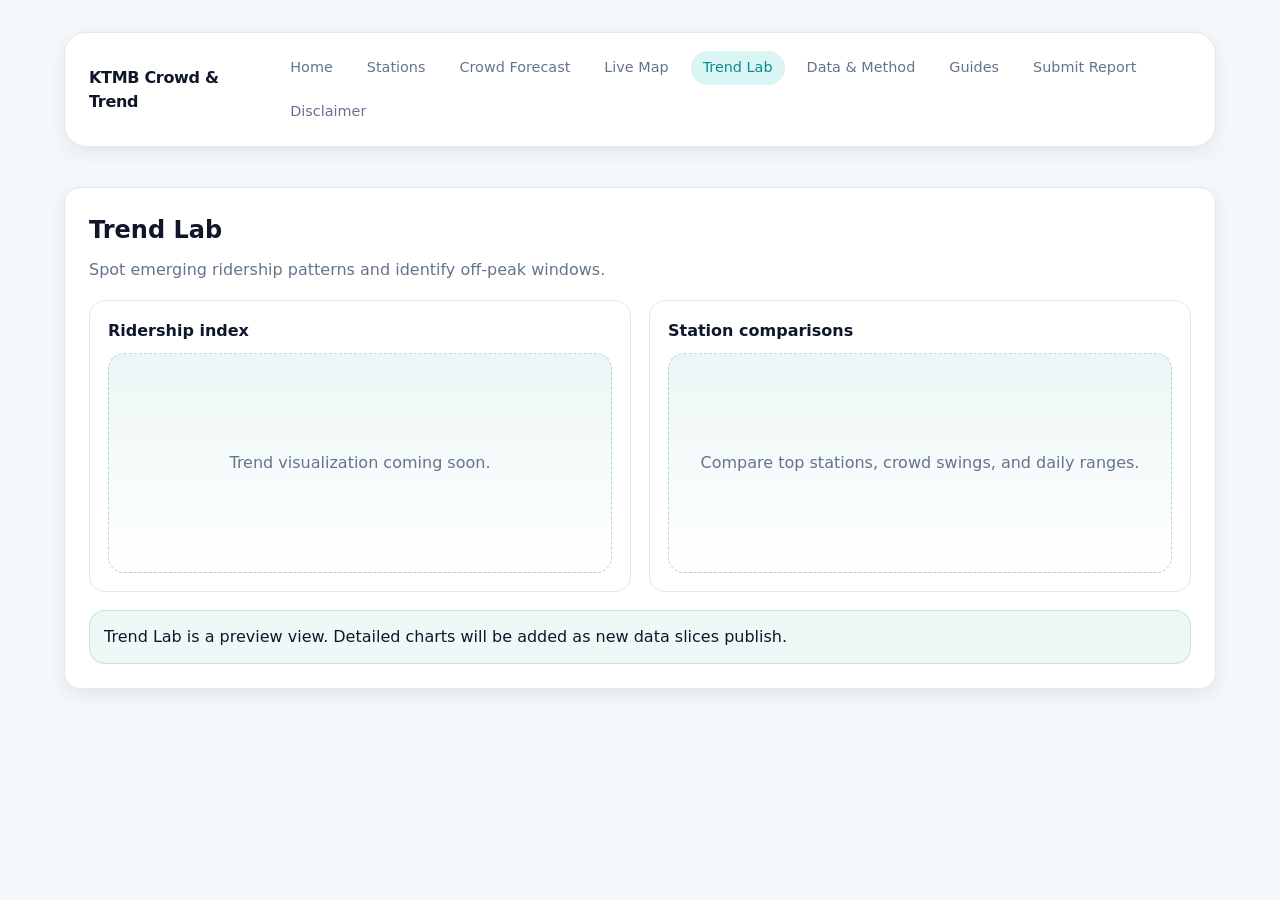
<file: docs/trend.html>
<!doctype html>
<html>
<head>
  <meta charset="utf-8" />
  <meta name="viewport" content="width=device-width,initial-scale=1" />
  <title>KTM Komuter – Trend Lab</title>
  <link rel="stylesheet" href="./style.css" />
</head>
<body>
  <div class="page">
    <nav class="nav">
      <a class="nav-brand" href="./index.html">KTMB Crowd &amp; Trend</a>
      <div class="nav-links">
        <a href="./index.html">Home</a>
        <a href="./stations.html">Stations</a>
        <a href="./reco.html">Crowd Forecast</a>
        <a href="./live-map.html">Live Map</a>
        <a class="active" href="./trend.html">Trend Lab</a>
        <a href="./data.html">Data &amp; Method</a>
        <a href="./guides.html">Guides</a>
        <a href="./submit.html">Submit Report</a>
        <a href="./disclaimer.html">Disclaimer</a>
      </div>
    </nav>

    <section class="section">
      <div class="panel card">
        <h2 style="margin:0;">Trend Lab</h2>
        <p class="muted" style="margin: var(--space-2) 0 0;">Spot emerging ridership patterns and identify off-peak windows.</p>
        <div class="grid grid-2" style="margin-top: var(--space-4);">
          <div class="box">
            <div class="title">Ridership index</div>
            <div class="chart-placeholder">Trend visualization coming soon.</div>
          </div>
          <div class="box">
            <div class="title">Station comparisons</div>
            <div class="chart-placeholder">Compare top stations, crowd swings, and daily ranges.</div>
          </div>
        </div>
        <div class="notice" style="margin-top: var(--space-4);">
          Trend Lab is a preview view. Detailed charts will be added as new data slices publish.
        </div>
      </div>
    </section>
  </div>
</body>
</html>
</file>
<file: docs/style.css>
:root {
  --bg: #f5f8fb;
  --surface: #ffffff;
  --surface-muted: #f0f7f7;
  --text: #0f172a;
  --muted: #64748b;
  --primary: #0f8a8d;
  --primary-600: #0b6d70;
  --primary-100: #d9f5f4;
  --border: #e2e8f0;
  --shadow-sm: 0 6px 18px rgba(15, 23, 42, 0.08);
  --shadow-lg: 0 18px 40px rgba(15, 23, 42, 0.12);
  --radius-sm: 10px;
  --radius-md: 16px;
  --radius-lg: 22px;
  --space-1: 6px;
  --space-2: 10px;
  --space-3: 14px;
  --space-4: 18px;
  --space-5: 24px;
  --space-6: 32px;
  --space-7: 40px;
  --space-8: 56px;
  --font-sans: "Inter", system-ui, -apple-system, "Segoe UI", Roboto, "Helvetica Neue", Arial, sans-serif;
}

* {
  box-sizing: border-box;
}

body {
  margin: 0;
  font-family: var(--font-sans);
  color: var(--text);
  background: var(--bg);
  line-height: 1.5;
}

a {
  color: inherit;
  text-decoration: none;
}

img {
  max-width: 100%;
  display: block;
}

.page {
  max-width: 1200px;
  margin: 0 auto;
  padding: var(--space-6) var(--space-5) var(--space-8);
}

.section {
  margin-top: var(--space-7);
}

.section-title {
  font-size: 1.2rem;
  font-weight: 700;
  margin: 0 0 var(--space-3);
}

.muted {
  color: var(--muted);
}

.card,
.surface {
  background: var(--surface);
  border: 1px solid var(--border);
  border-radius: var(--radius-md);
  box-shadow: var(--shadow-sm);
}

.panel {
  padding: var(--space-5);
}

.nav {
  display: flex;
  align-items: center;
  justify-content: space-between;
  gap: var(--space-4);
  padding: var(--space-4) var(--space-5);
  border: 1px solid var(--border);
  border-radius: var(--radius-lg);
  background: var(--surface);
  box-shadow: var(--shadow-sm);
}

.nav-brand {
  font-weight: 700;
  letter-spacing: -0.02em;
  display: inline-flex;
  align-items: center;
  gap: var(--space-2);
}

.nav-links {
  display: flex;
  flex-wrap: wrap;
  gap: var(--space-2);
  font-size: 0.9rem;
  color: var(--muted);
}

.nav-links a {
  padding: 6px 12px;
  border-radius: 999px;
  transition: all 0.2s ease;
}

.nav-links a:hover,
.nav-links a.active {
  color: var(--primary);
  background: var(--primary-100);
}

.hero {
  display: grid;
  grid-template-columns: 1.1fr 0.9fr;
  gap: var(--space-6);
  align-items: center;
  margin-top: var(--space-6);
}

.hero h1 {
  font-size: clamp(2rem, 3vw, 2.8rem);
  margin: 0 0 var(--space-2);
}

.hero p {
  margin: 0 0 var(--space-4);
  color: var(--muted);
}

.hero-actions {
  display: flex;
  flex-wrap: wrap;
  gap: var(--space-2);
}

.hero-card {
  padding: var(--space-5);
  border-radius: var(--radius-lg);
  background: linear-gradient(135deg, rgba(15, 138, 141, 0.12), rgba(148, 210, 189, 0.18));
  border: 1px solid rgba(15, 138, 141, 0.2);
  min-height: 220px;
  display: flex;
  flex-direction: column;
  justify-content: center;
  gap: var(--space-2);
}

.hero-card strong {
  font-size: 1.1rem;
}

.btn {
  border-radius: 999px;
  padding: 10px 18px;
  font-weight: 600;
  font-size: 0.92rem;
  border: 1px solid transparent;
  display: inline-flex;
  align-items: center;
  gap: var(--space-2);
  cursor: pointer;
}

.btn-primary {
  background: var(--primary);
  color: #fff;
  border-color: var(--primary);
}

.btn-primary:hover {
  background: var(--primary-600);
}

.btn-outline {
  background: #fff;
  color: var(--primary);
  border-color: var(--primary);
}

.btn-soft {
  background: var(--primary-100);
  color: var(--primary);
  border-color: transparent;
}

.grid {
  display: grid;
  gap: var(--space-4);
}

.grid-2 {
  grid-template-columns: repeat(2, minmax(0, 1fr));
}

.grid-3 {
  grid-template-columns: repeat(3, minmax(0, 1fr));
}

.grid-4 {
  grid-template-columns: repeat(4, minmax(0, 1fr));
}

.kpi-card {
  padding: var(--space-4);
  border-radius: var(--radius-md);
  border: 1px solid var(--border);
  background: var(--surface);
}

.kpi-card strong {
  display: block;
  font-size: 1.4rem;
  margin-top: var(--space-2);
}

.form-row {
  display: grid;
  grid-template-columns: repeat(3, minmax(0, 1fr));
  gap: var(--space-3);
  align-items: center;
}

label {
  font-size: 0.85rem;
  font-weight: 600;
  color: var(--muted);
  display: block;
  margin-bottom: var(--space-1);
}

input,
select,
textarea {
  width: 100%;
  padding: 10px 12px;
  border-radius: var(--radius-sm);
  border: 1px solid var(--border);
  font-family: inherit;
  font-size: 0.95rem;
  background: #fff;
}

textarea {
  min-height: 120px;
  resize: vertical;
}

.badge {
  display: inline-flex;
  align-items: center;
  padding: 4px 10px;
  border-radius: 999px;
  background: var(--primary-100);
  color: var(--primary);
  font-size: 0.75rem;
  font-weight: 600;
}

.list-card {
  padding: var(--space-4);
  border-radius: var(--radius-md);
  border: 1px solid var(--border);
  background: #fff;
  display: flex;
  flex-direction: column;
  gap: var(--space-2);
}

.list-card a {
  color: var(--primary);
  font-weight: 600;
}

.table-list {
  display: grid;
  gap: var(--space-3);
}

.section-divider {
  height: 1px;
  background: var(--border);
  margin: var(--space-5) 0;
}

footer {
  margin-top: var(--space-7);
  padding-top: var(--space-5);
  border-top: 1px solid var(--border);
  color: var(--muted);
  font-size: 0.85rem;
  display: grid;
  gap: var(--space-2);
}

.legend {
  display: flex;
  gap: var(--space-2);
  flex-wrap: wrap;
  font-size: 0.8rem;
  color: var(--muted);
}

#meta,
#live {
  color: var(--muted);
  font-size: 0.85rem;
}

#picks {
  font-size: 0.95rem;
  margin-top: var(--space-3);
}

canvas#heatmap {
  width: 100%;
  height: 160px;
  border-radius: var(--radius-sm);
  border: 1px solid var(--border);
  margin-top: var(--space-3);
}

.details-card {
  padding: var(--space-4);
  border-radius: var(--radius-md);
  border: 1px solid var(--border);
  background: var(--surface);
}

.embed body,
body.embed {
  background: transparent;
}

body.embed .page {
  padding: 0;
}

body.embed .nav {
  display: none;
}

body.embed .panel {
  box-shadow: none;
}

@media (max-width: 960px) {
  .hero {
    grid-template-columns: 1fr;
  }

  .grid-4 {
    grid-template-columns: repeat(2, minmax(0, 1fr));
  }

  .grid-3 {
    grid-template-columns: repeat(2, minmax(0, 1fr));
  }

  .form-row {
    grid-template-columns: 1fr;
  }
}

@media (max-width: 640px) {
  .page {
    padding: var(--space-5) var(--space-4) var(--space-7);
  }

  .grid-2,
  .grid-3,
  .grid-4 {
    grid-template-columns: 1fr;
  }
}

/* Backwards compatibility for legacy classes */
.row {
  display: grid;
  grid-template-columns: repeat(3, minmax(0, 1fr));
  gap: var(--space-3);
  align-items: center;
}

/* .card.legacy kept for compatibility */
.card.legacy {
  box-shadow: var(--shadow-sm);
}

.box {
  border: 1px solid var(--border);
  border-radius: var(--radius-md);
  padding: var(--space-4);
  background: #fff;
}

.title {
  font-weight: 700;
  margin: 0 0 var(--space-2);
}

.line {
  font-size: 0.95rem;
}

.hint {
  color: var(--muted);
  font-size: 0.8rem;
  margin-top: var(--space-2);
}

.meta {
  display: flex;
  gap: var(--space-2);
  flex-wrap: wrap;
  color: var(--muted);
  font-size: 0.85rem;
}

.chart-placeholder {
  min-height: 220px;
  border-radius: var(--radius-md);
  border: 1px dashed rgba(15, 138, 141, 0.3);
  background: linear-gradient(180deg, rgba(15, 138, 141, 0.08), transparent);
  display: flex;
  align-items: center;
  justify-content: center;
  color: var(--muted);
  text-align: center;
  padding: var(--space-4);
}

.list-grid {
  display: grid;
  grid-template-columns: repeat(auto-fit, minmax(220px, 1fr));
  gap: var(--space-4);
}

.inline-link {
  color: var(--primary);
  font-weight: 600;
}

.notice {
  padding: var(--space-3);
  background: var(--surface-muted);
  border: 1px solid rgba(15, 138, 141, 0.2);
  border-radius: var(--radius-md);
}
</file>
